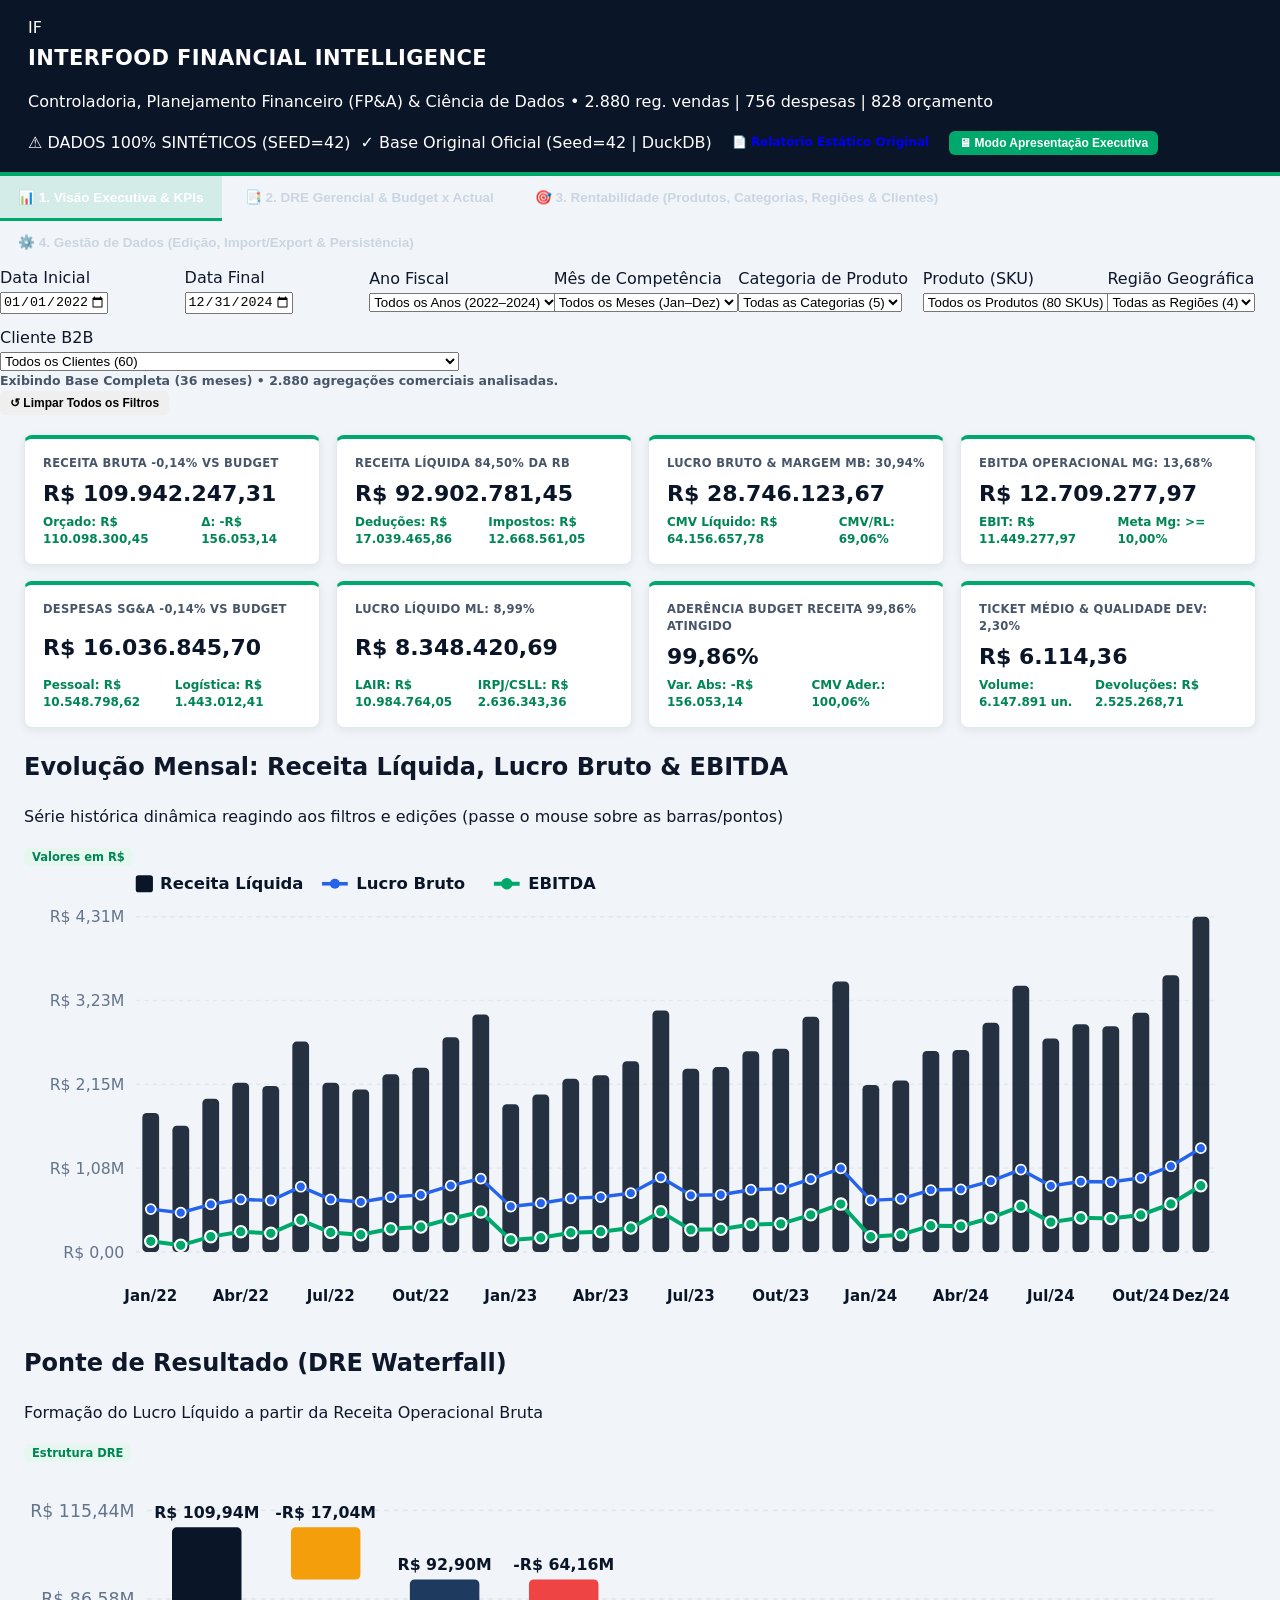
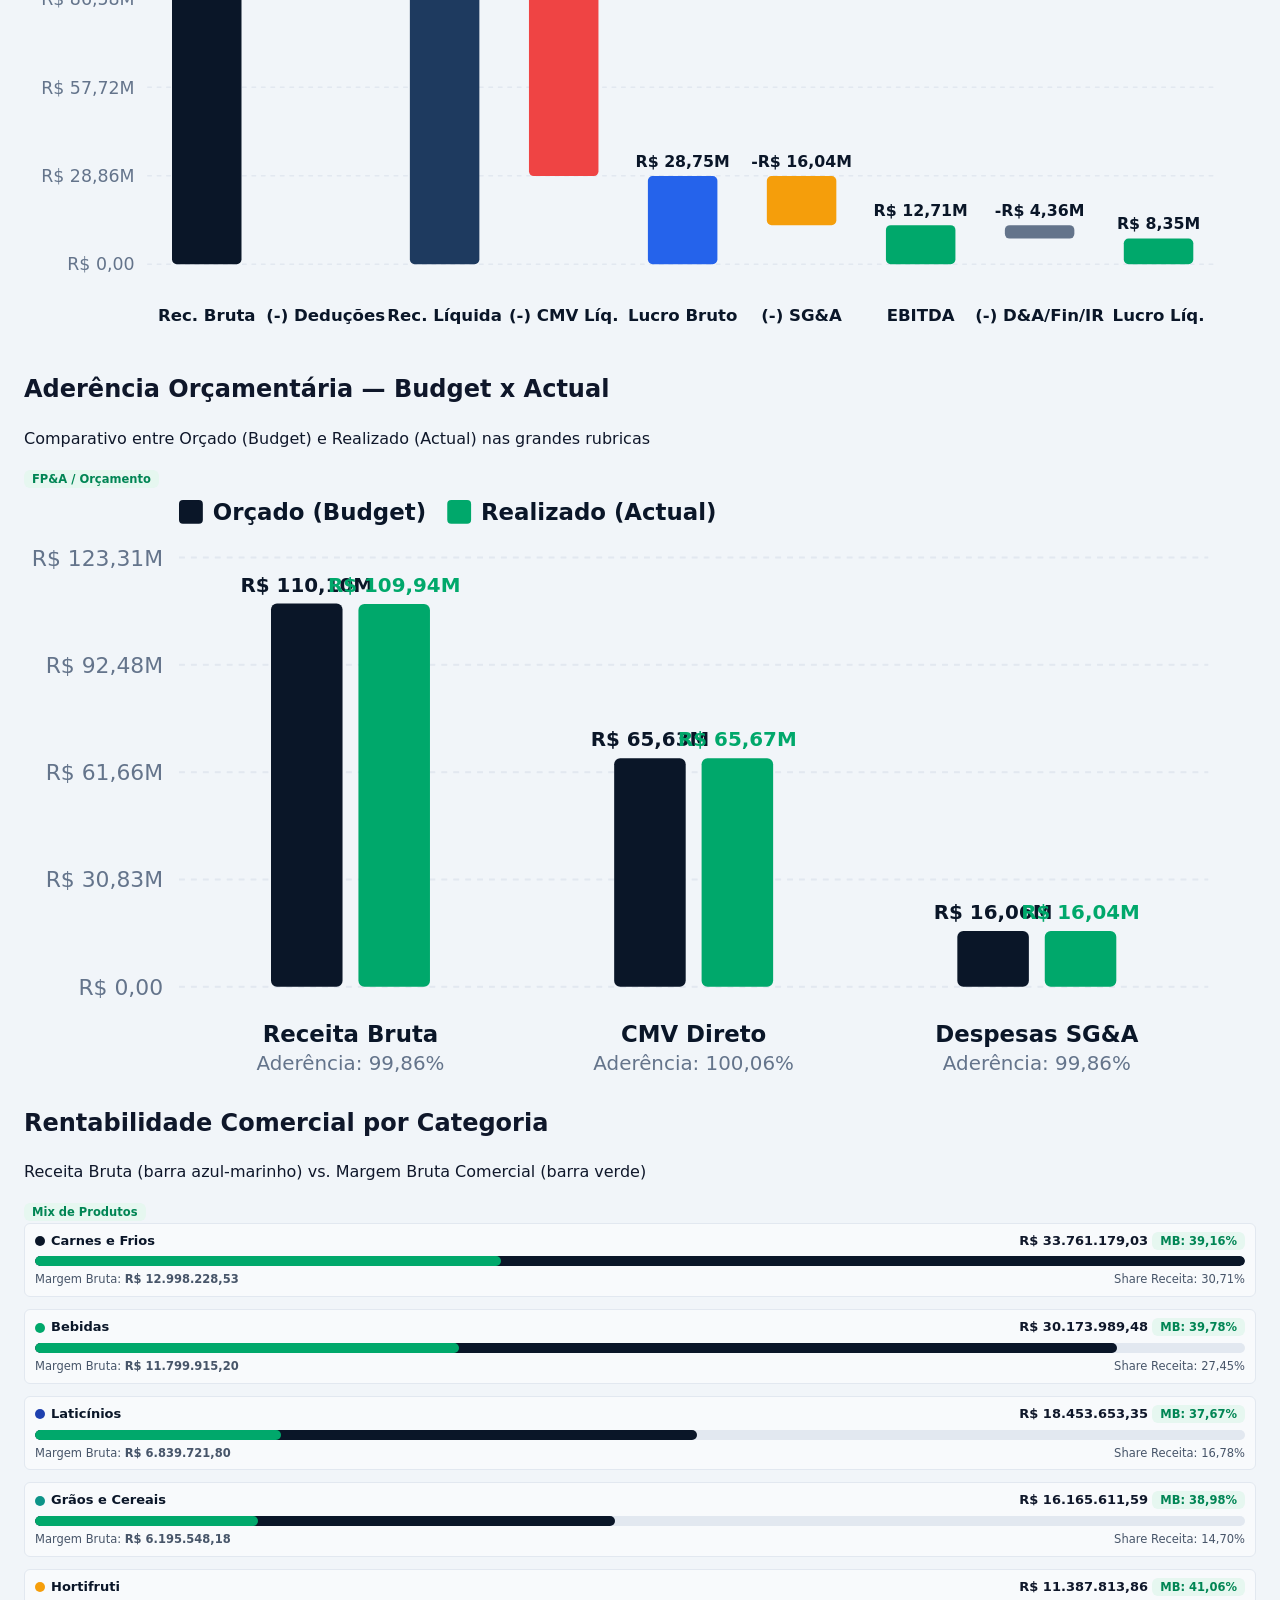
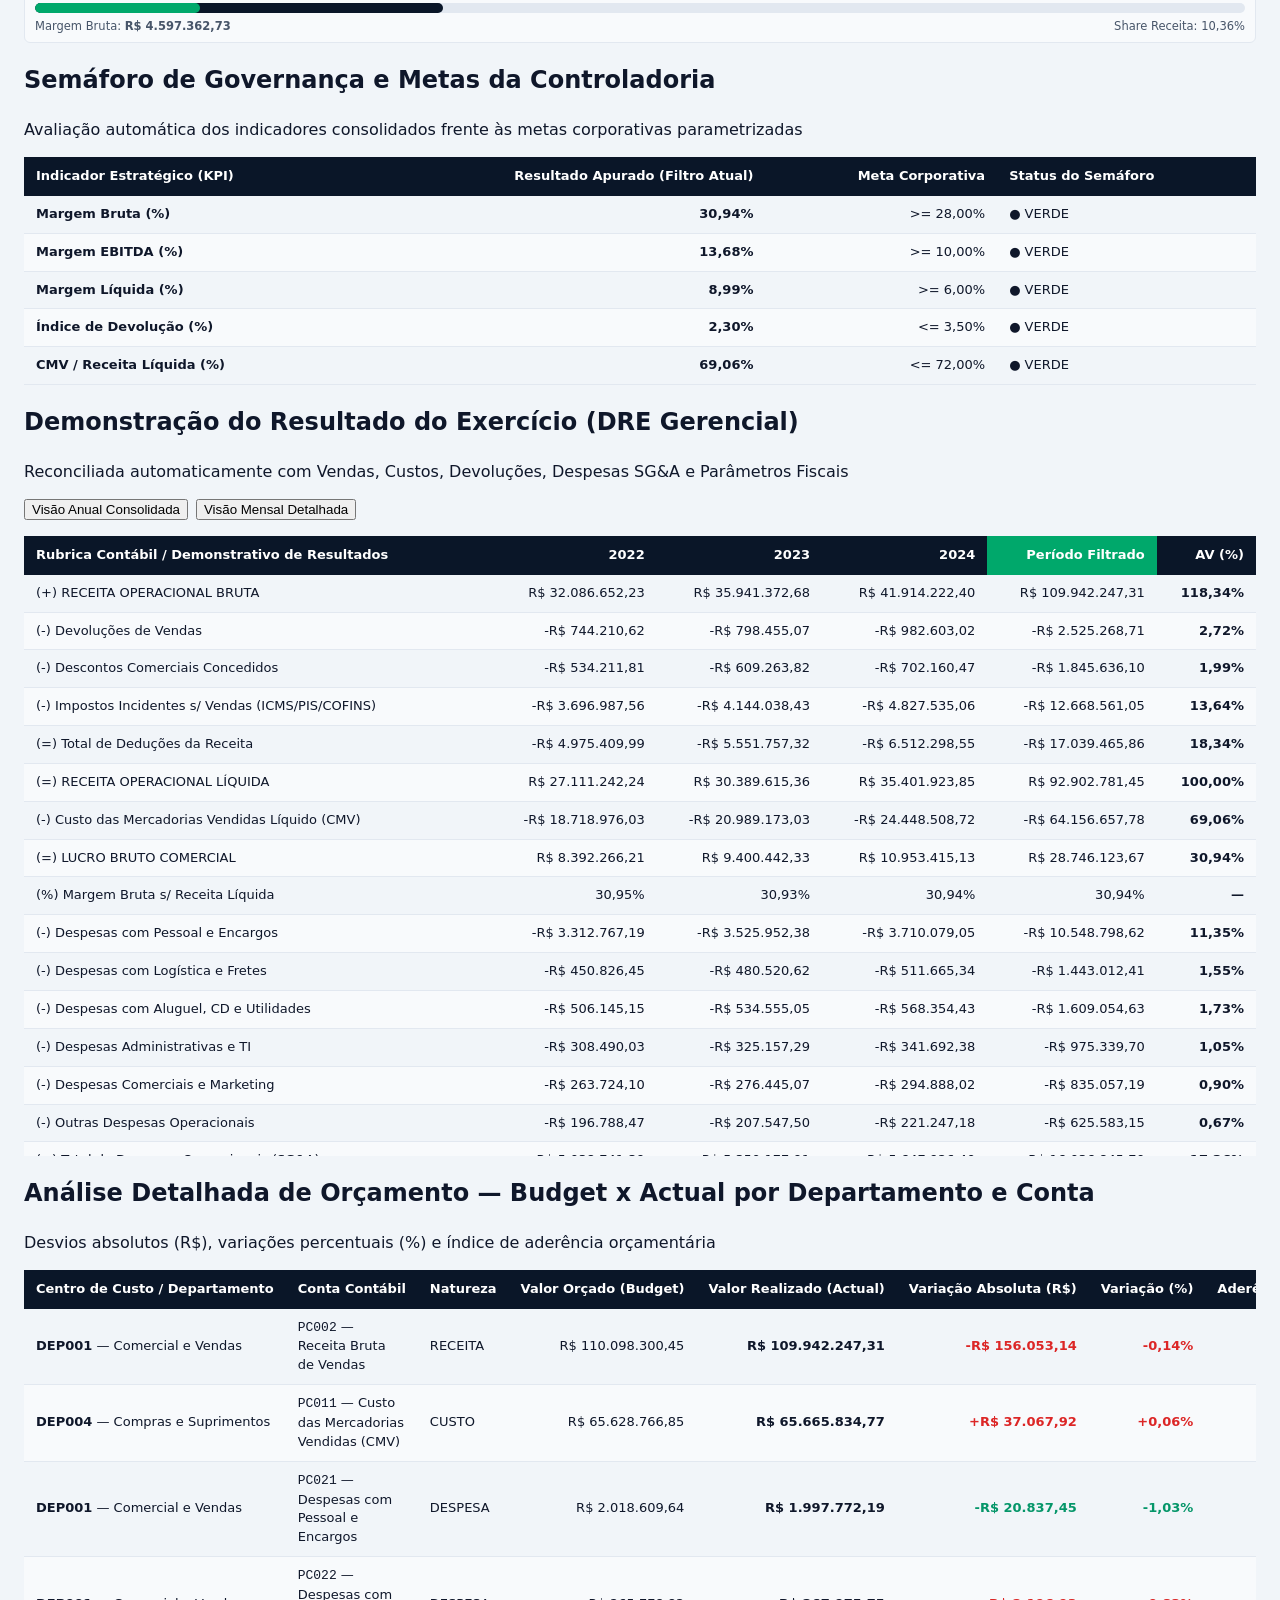
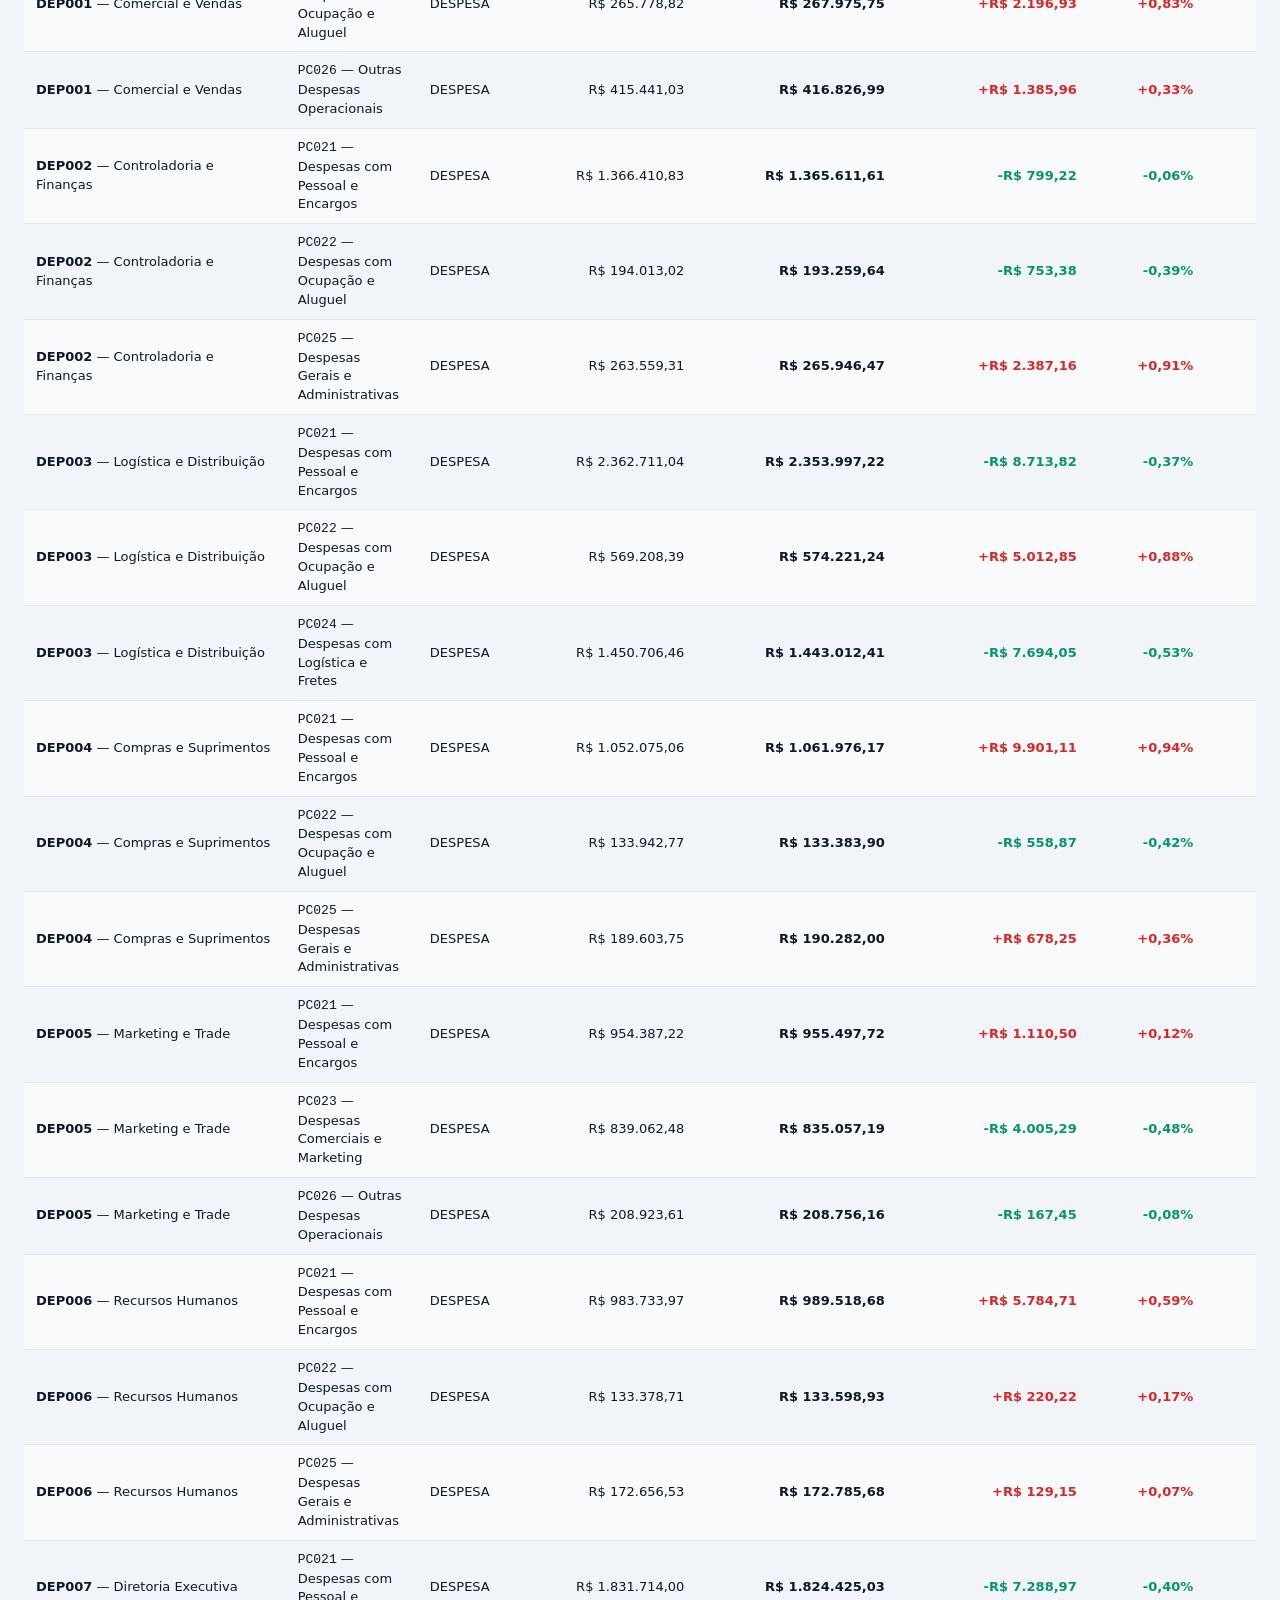
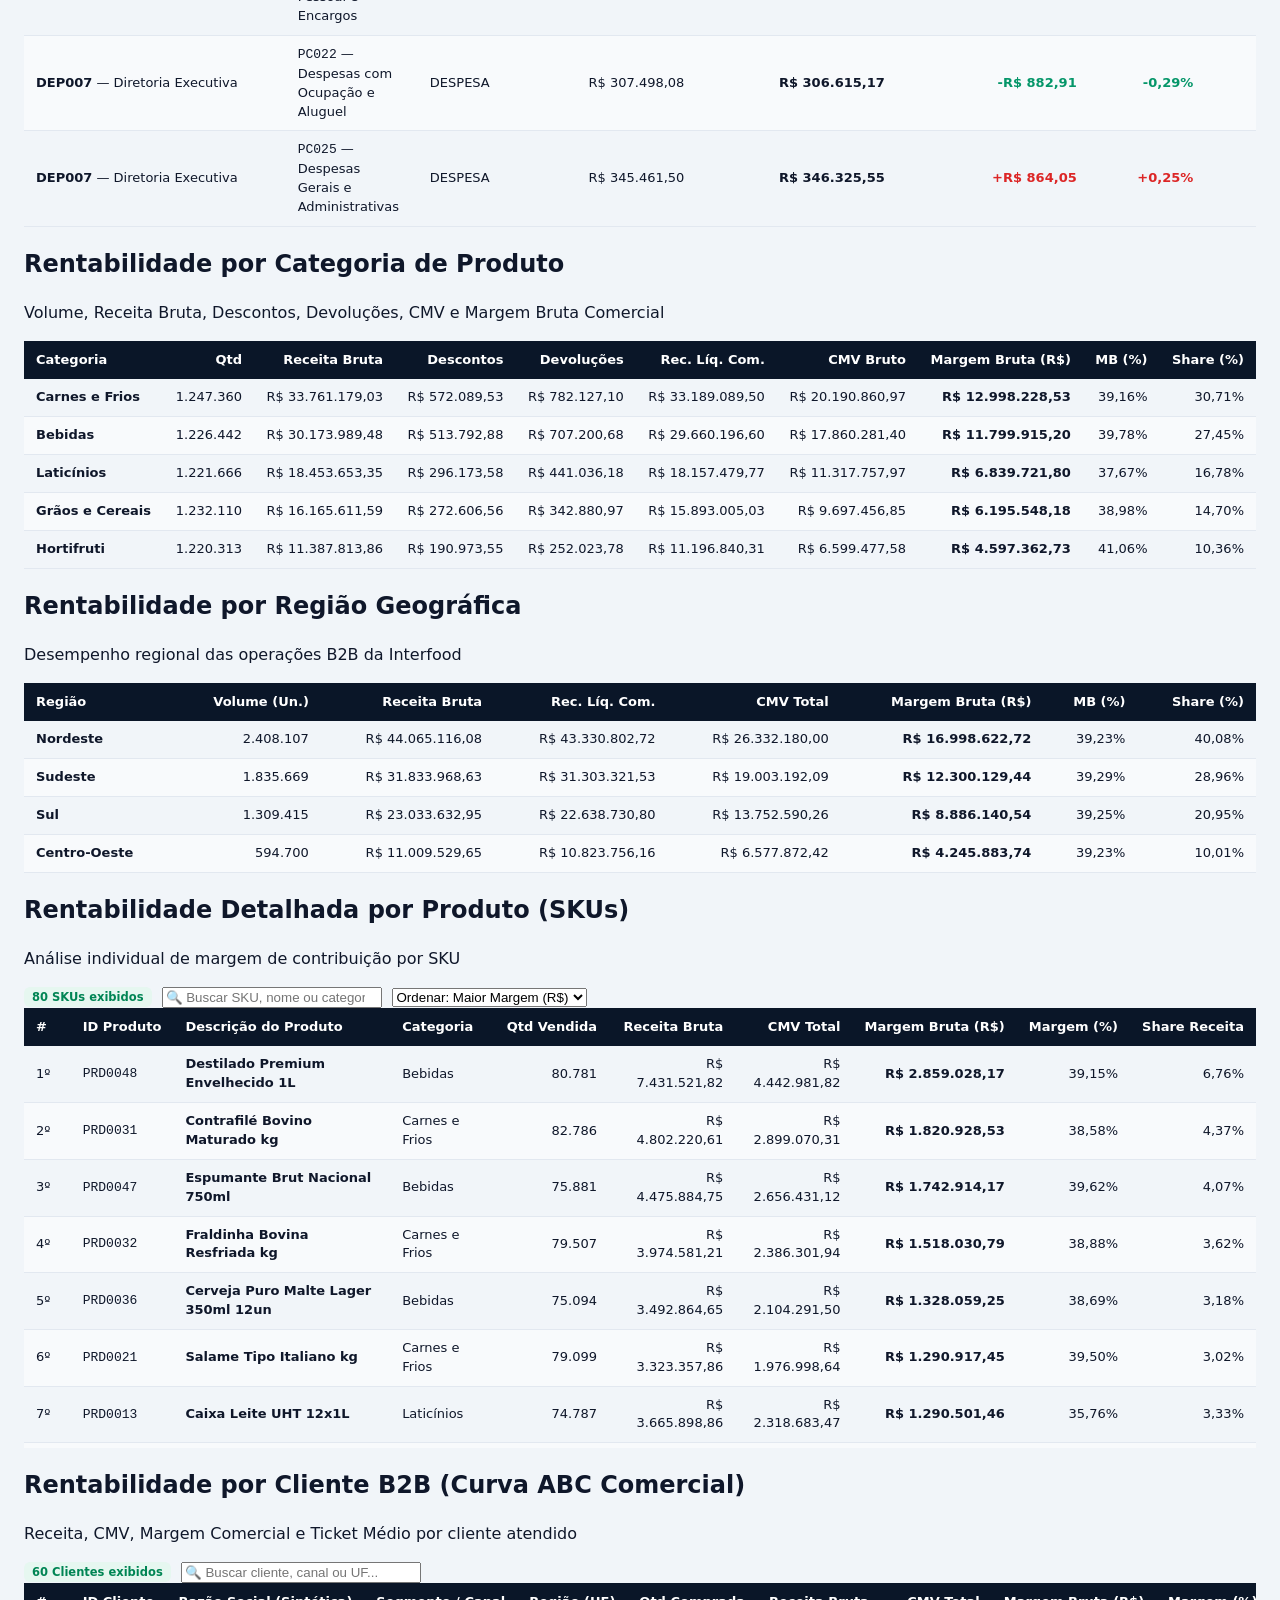
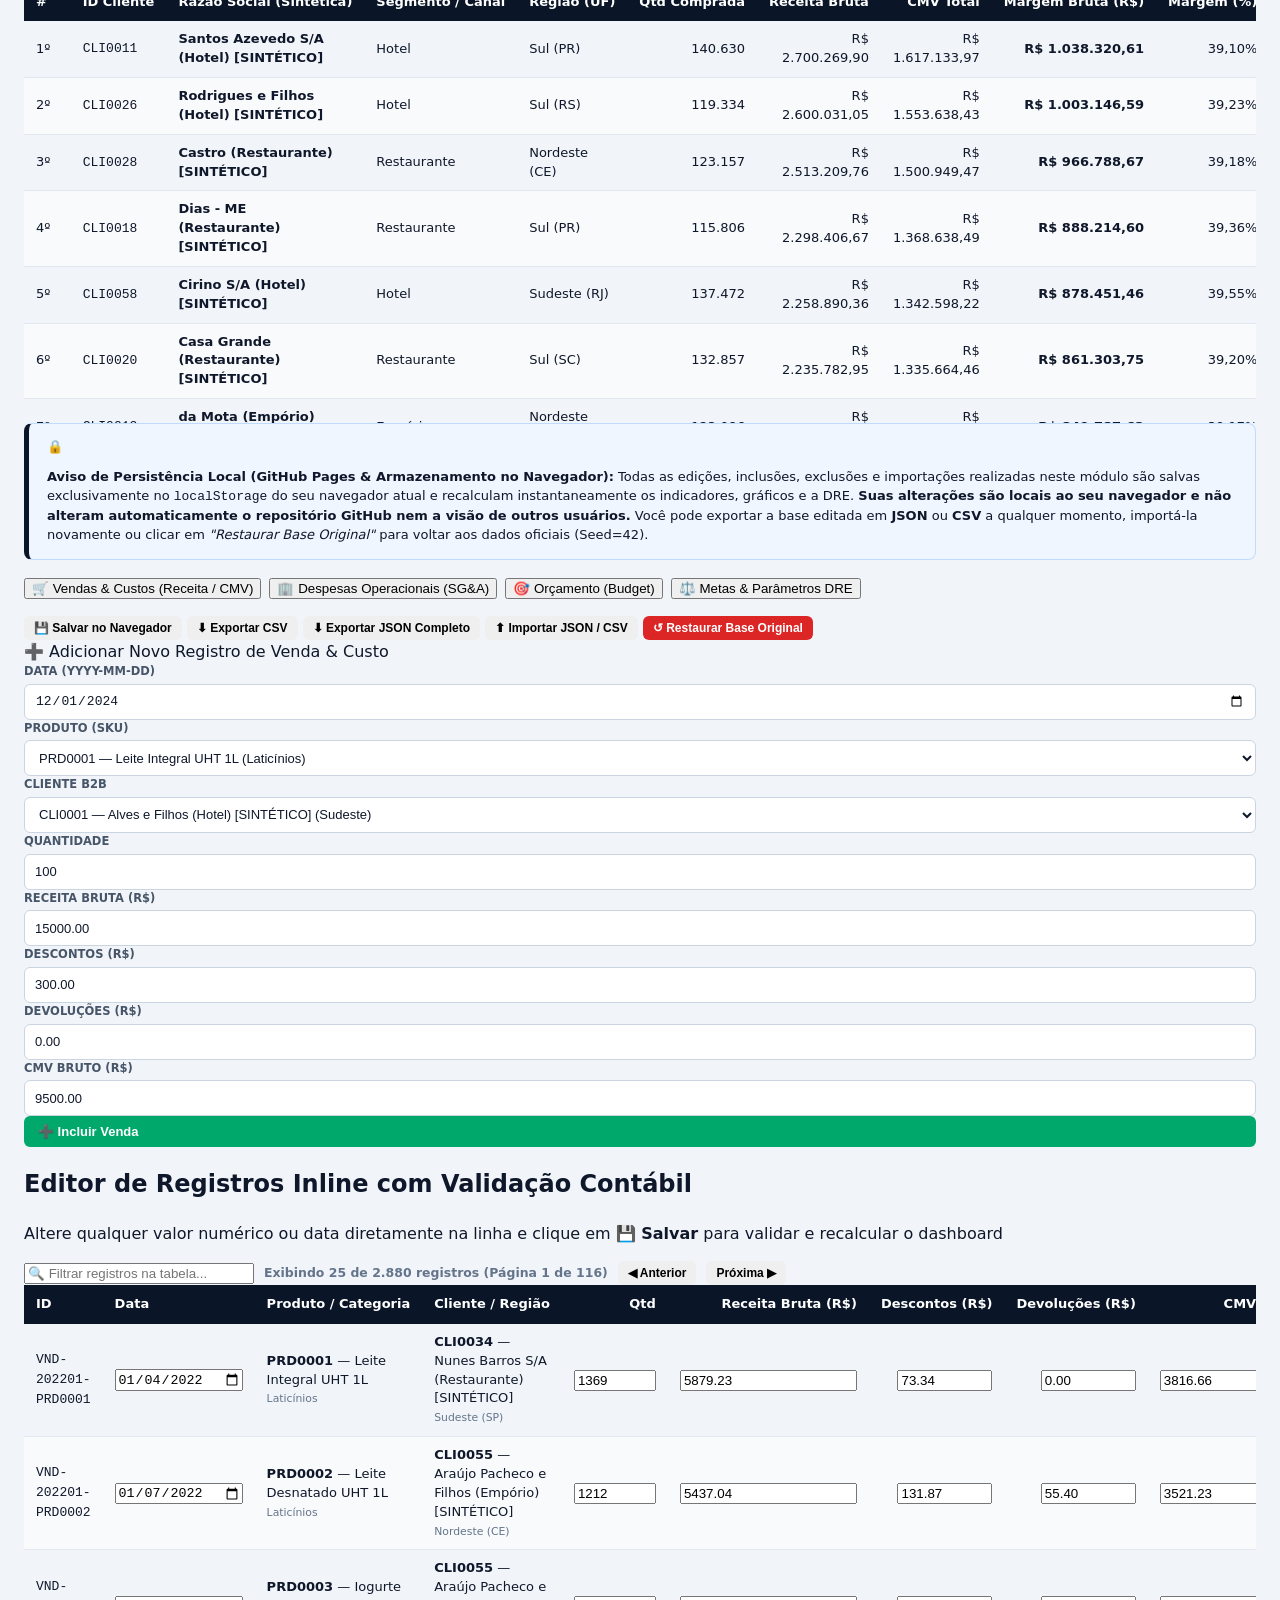
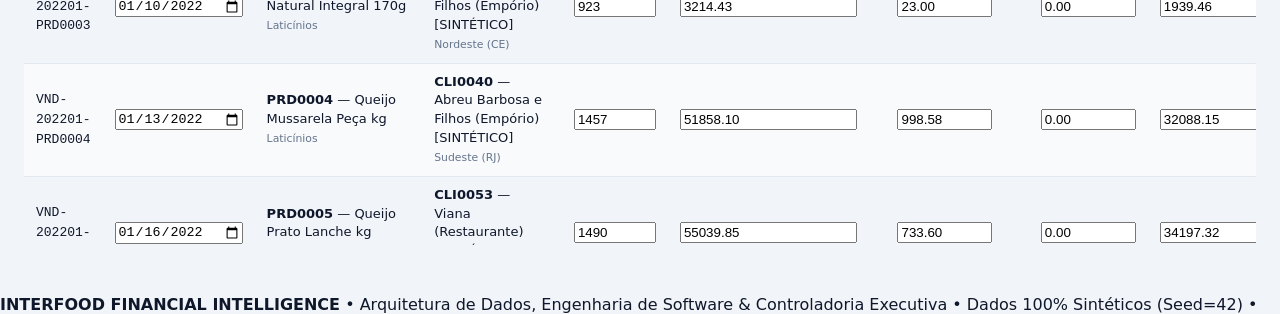
<file: docs/index.html>
<!DOCTYPE html>
<html lang="pt-BR">
<head>
    <meta charset="UTF-8" />
    <meta name="viewport" content="width=device-width, initial-scale=1.0" />
    <title>INTERFOOD FINANCIAL INTELLIGENCE — Dashboard Interativo de Controladoria & FP&A</title>
    <meta name="description" content="Dashboard Executivo Interativo de Controladoria, DRE Gerencial, Orçamento (Budget x Actual), Rentabilidade e Simulação Financeira — Interfood Distribuidora de Alimentos." />
    <link rel="stylesheet" href="assets/css/dashboard.css?v=2.0.0" />
</head>
<body>

    <!-- ================================================================== -->
    <!-- 1. TOPBAR EXECUTIVA                                                -->
    <!-- ================================================================== -->
    <header class="if-topbar">
        <div class="if-topbar-inner">
            <div class="if-brand">
                <div class="if-brand-logo" aria-hidden="true">IF</div>
                <div>
                    <h1 class="if-brand-title">INTERFOOD FINANCIAL INTELLIGENCE</h1>
                    <p class="if-brand-subtitle">
                        Controladoria, Planejamento Financeiro (FP&amp;A) &amp; Ciência de Dados •
                        <span id="headerDatasetCounts">Carregando base DuckDB...</span>
                    </p>
                </div>
            </div>

            <div class="if-topbar-actions">
                <span class="if-badge-synthetic" title="Todos os dados pertencem a uma distribuidora fictícia (Seed=42) para fins técnicos e demonstrativos.">
                    ⚠ DADOS 100% SINTÉTICOS (SEED=42)
                </span>
                <span id="storageStatusBadge" class="if-badge-storage">
                    ✓ Base Original Oficial
                </span>
                <a href="relatorio_estatico_original.html" class="if-btn if-btn-outline-light if-btn-sm" title="Abrir o relatório estático original preservado">
                    📄 Relatório Estático Original
                </a>
                <button type="button" id="btnPresentationMode" class="if-btn if-btn-green if-btn-sm">
                    🖥 Modo Apresentação Executiva
                </button>
            </div>
        </div>
    </header>

    <!-- ================================================================== -->
    <!-- 2. BARRA DE NAVEGAÇÃO ENTRE MÓDULOS                                -->
    <!-- ================================================================== -->
    <nav class="if-nav-bar" aria-label="Módulos do Dashboard">
        <div class="if-nav-inner">
            <button type="button" class="if-nav-tab active" data-module-tab="executivo">
                📊 1. Visão Executiva &amp; KPIs
            </button>
            <button type="button" class="if-nav-tab" data-module-tab="dre">
                📑 2. DRE Gerencial &amp; Budget x Actual
            </button>
            <button type="button" class="if-nav-tab" data-module-tab="rentabilidade">
                🎯 3. Rentabilidade (Produtos, Categorias, Regiões &amp; Clientes)
            </button>
            <button type="button" class="if-nav-tab" data-module-tab="gestao">
                ⚙️ 4. Gestão de Dados (Edição, Import/Export &amp; Persistência)
            </button>
        </div>
    </nav>

    <!-- ================================================================== -->
    <!-- 3. PAINEL GLOBAL DE FILTROS DINÂMICOS SIMULTÂNEOS                  -->
    <!-- ================================================================== -->
    <section class="if-filter-panel" aria-label="Filtros Dinâmicos do Dashboard">
        <div class="if-filter-inner">
            <div class="if-filter-grid">
                <div class="if-filter-group">
                    <label for="filterDataInicio">Data Inicial</label>
                    <input type="date" id="filterDataInicio" class="if-filter-control" value="2022-01-01" min="2022-01-01" max="2024-12-31" />
                </div>

                <div class="if-filter-group">
                    <label for="filterDataFim">Data Final</label>
                    <input type="date" id="filterDataFim" class="if-filter-control" value="2024-12-31" min="2022-01-01" max="2024-12-31" />
                </div>

                <div class="if-filter-group">
                    <label for="filterAno">Ano Fiscal</label>
                    <select id="filterAno" class="if-filter-control">
                        <option value="TODOS">Todos os Anos (2022–2024)</option>
                    </select>
                </div>

                <div class="if-filter-group">
                    <label for="filterMes">Mês de Competência</label>
                    <select id="filterMes" class="if-filter-control">
                        <option value="TODOS">Todos os Meses (Jan–Dez)</option>
                    </select>
                </div>

                <div class="if-filter-group">
                    <label for="filterCategoria">Categoria de Produto</label>
                    <select id="filterCategoria" class="if-filter-control">
                        <option value="TODAS">Todas as Categorias</option>
                    </select>
                </div>

                <div class="if-filter-group">
                    <label for="filterProduto">Produto (SKU)</label>
                    <select id="filterProduto" class="if-filter-control">
                        <option value="TODOS">Todos os Produtos</option>
                    </select>
                </div>

                <div class="if-filter-group">
                    <label for="filterRegiao">Região Geográfica</label>
                    <select id="filterRegiao" class="if-filter-control">
                        <option value="TODAS">Todas as Regiões</option>
                    </select>
                </div>

                <div class="if-filter-group">
                    <label for="filterCliente">Cliente B2B</label>
                    <select id="filterCliente" class="if-filter-control">
                        <option value="TODOS">Todos os Clientes</option>
                    </select>
                </div>
            </div>

            <div class="if-filter-status-bar">
                <div class="if-filter-summary" id="filterSummaryText">
                    Inicializando motor de cálculo financeiro...
                </div>
                <button type="button" id="btnResetFilters" class="if-btn if-btn-secondary if-btn-sm">
                    ↺ Limpar Todos os Filtros
                </button>
            </div>
        </div>
    </section>

    <!-- ================================================================== -->
    <!-- 4. CONTEÚDO PRINCIPAL DOS MÓDULOS                                  -->
    <!-- ================================================================== -->
    <main class="if-main">

        <!-- ============================================================== -->
        <!-- MÓDULO 1: VISÃO EXECUTIVA & KPIs                               -->
        <!-- ============================================================== -->
        <section id="mod-executivo" class="if-module-panel active">
            <!-- 8 Cards de Indicadores Financeiros -->
            <div class="if-kpi-grid" id="kpiCardsGrid"></div>

            <!-- Linha 1 de Gráficos Interativos -->
            <div class="if-charts-grid">
                <article class="if-card">
                    <div class="if-card-header">
                        <div>
                            <h2 class="if-card-title">Evolução Mensal: Receita Líquida, Lucro Bruto &amp; EBITDA</h2>
                            <p class="if-card-subtitle">Série histórica dinâmica reagindo aos filtros e edições (passe o mouse sobre as barras/pontos)</p>
                        </div>
                        <span class="if-badge-green">Valores em R$</span>
                    </div>
                    <div class="if-card-body">
                        <div class="if-chart-container" id="chartEvolution"></div>
                    </div>
                </article>

                <article class="if-card">
                    <div class="if-card-header">
                        <div>
                            <h2 class="if-card-title">Ponte de Resultado (DRE Waterfall)</h2>
                            <p class="if-card-subtitle">Formação do Lucro Líquido a partir da Receita Operacional Bruta</p>
                        </div>
                        <span class="if-badge-green">Estrutura DRE</span>
                    </div>
                    <div class="if-card-body">
                        <div class="if-chart-container" id="chartWaterfall"></div>
                    </div>
                </article>
            </div>

            <!-- Linha 2 de Gráficos Interativos -->
            <div class="if-charts-grid">
                <article class="if-card">
                    <div class="if-card-header">
                        <div>
                            <h2 class="if-card-title">Aderência Orçamentária — Budget x Actual</h2>
                            <p class="if-card-subtitle">Comparativo entre Orçado (Budget) e Realizado (Actual) nas grandes rubricas</p>
                        </div>
                        <span class="if-badge-green">FP&amp;A / Orçamento</span>
                    </div>
                    <div class="if-card-body">
                        <div class="if-chart-container" id="chartBudget"></div>
                    </div>
                </article>

                <article class="if-card">
                    <div class="if-card-header">
                        <div>
                            <h2 class="if-card-title">Rentabilidade Comercial por Categoria</h2>
                            <p class="if-card-subtitle">Receita Bruta (barra azul-marinho) vs. Margem Bruta Comercial (barra verde)</p>
                        </div>
                        <span class="if-badge-green">Mix de Produtos</span>
                    </div>
                    <div class="if-card-body">
                        <div class="if-chart-container" id="chartCategory"></div>
                    </div>
                </article>
            </div>

            <!-- Semáforo de Governança da Controladoria -->
            <article class="if-card">
                <div class="if-card-header">
                    <div>
                        <h2 class="if-card-title">Semáforo de Governança e Metas da Controladoria</h2>
                        <p class="if-card-subtitle">Avaliação automática dos indicadores consolidados frente às metas corporativas parametrizadas</p>
                    </div>
                </div>
                <div class="if-card-body" style="padding:0;">
                    <div class="if-table-wrap" style="border:none;border-radius:0;">
                        <table class="if-table">
                            <thead>
                                <tr>
                                    <th>Indicador Estratégico (KPI)</th>
                                    <th class="num">Resultado Apurado (Filtro Atual)</th>
                                    <th class="num">Meta Corporativa</th>
                                    <th>Status do Semáforo</th>
                                </tr>
                            </thead>
                            <tbody id="tbodySemaforo"></tbody>
                        </table>
                    </div>
                </div>
            </article>
        </section>

        <!-- ============================================================== -->
        <!-- MÓDULO 2: DRE GERENCIAL COMPLETA & BUDGET X ACTUAL             -->
        <!-- ============================================================== -->
        <section id="mod-dre" class="if-module-panel">
            <article class="if-card" style="margin-bottom:20px;">
                <div class="if-card-header">
                    <div>
                        <h2 class="if-card-title">Demonstração do Resultado do Exercício (DRE Gerencial)</h2>
                        <p class="if-card-subtitle">Reconciliada automaticamente com Vendas, Custos, Devoluções, Despesas SG&amp;A e Parâmetros Fiscais</p>
                    </div>
                    <div class="if-subtabs">
                        <button type="button" class="if-subtab-btn active" data-dre-mode="anual">Visão Anual Consolidada</button>
                        <button type="button" class="if-subtab-btn" data-dre-mode="mensal">Visão Mensal Detalhada</button>
                    </div>
                </div>
                <div class="if-card-body" style="padding:0;">
                    <div class="if-table-wrap" style="border:none;border-radius:0;max-height:620px;">
                        <table class="if-table">
                            <thead id="theadDRE"></thead>
                            <tbody id="tbodyDRE"></tbody>
                        </table>
                    </div>
                </div>
            </article>

            <article class="if-card">
                <div class="if-card-header">
                    <div>
                        <h2 class="if-card-title">Análise Detalhada de Orçamento — Budget x Actual por Departamento e Conta</h2>
                        <p class="if-card-subtitle">Desvios absolutos (R$), variações percentuais (%) e índice de aderência orçamentária</p>
                    </div>
                </div>
                <div class="if-card-body" style="padding:0;">
                    <div class="if-table-wrap" style="border:none;border-radius:0;">
                        <table class="if-table">
                            <thead>
                                <tr>
                                    <th>Centro de Custo / Departamento</th>
                                    <th>Conta Contábil</th>
                                    <th>Natureza</th>
                                    <th class="num">Valor Orçado (Budget)</th>
                                    <th class="num">Valor Realizado (Actual)</th>
                                    <th class="num">Variação Absoluta (R$)</th>
                                    <th class="num">Variação (%)</th>
                                    <th class="num">Aderência (%)</th>
                                    <th>Avaliação</th>
                                </tr>
                            </thead>
                            <tbody id="tbodyBudgetDetail"></tbody>
                        </table>
                    </div>
                </div>
            </article>
        </section>

        <!-- ============================================================== -->
        <!-- MÓDULO 3: RENTABILIDADE COMERCIAL MULTIDIMENSIONAL             -->
        <!-- ============================================================== -->
        <section id="mod-rentabilidade" class="if-module-panel">
            <!-- Categorias e Regiões lado a lado -->
            <div class="if-charts-grid" style="margin-bottom:20px;">
                <article class="if-card">
                    <div class="if-card-header">
                        <div>
                            <h2 class="if-card-title">Rentabilidade por Categoria de Produto</h2>
                            <p class="if-card-subtitle">Volume, Receita Bruta, Descontos, Devoluções, CMV e Margem Bruta Comercial</p>
                        </div>
                    </div>
                    <div class="if-card-body" style="padding:0;">
                        <div class="if-table-wrap" style="border:none;border-radius:0;">
                            <table class="if-table">
                                <thead>
                                    <tr>
                                        <th>Categoria</th>
                                        <th class="num">Qtd</th>
                                        <th class="num">Receita Bruta</th>
                                        <th class="num">Descontos</th>
                                        <th class="num">Devoluções</th>
                                        <th class="num">Rec. Líq. Com.</th>
                                        <th class="num">CMV Bruto</th>
                                        <th class="num">Margem Bruta (R$)</th>
                                        <th class="num">MB (%)</th>
                                        <th class="num">Share (%)</th>
                                    </tr>
                                </thead>
                                <tbody id="tbodyRentCategorias"></tbody>
                            </table>
                        </div>
                    </div>
                </article>

                <article class="if-card">
                    <div class="if-card-header">
                        <div>
                            <h2 class="if-card-title">Rentabilidade por Região Geográfica</h2>
                            <p class="if-card-subtitle">Desempenho regional das operações B2B da Interfood</p>
                        </div>
                    </div>
                    <div class="if-card-body" style="padding:0;">
                        <div class="if-table-wrap" style="border:none;border-radius:0;">
                            <table class="if-table">
                                <thead>
                                    <tr>
                                        <th>Região</th>
                                        <th class="num">Volume (Un.)</th>
                                        <th class="num">Receita Bruta</th>
                                        <th class="num">Rec. Líq. Com.</th>
                                        <th class="num">CMV Total</th>
                                        <th class="num">Margem Bruta (R$)</th>
                                        <th class="num">MB (%)</th>
                                        <th class="num">Share (%)</th>
                                    </tr>
                                </thead>
                                <tbody id="tbodyRentRegioes"></tbody>
                            </table>
                        </div>
                    </div>
                </article>
            </div>

            <!-- Rentabilidade por Produto (80 SKUs) -->
            <article class="if-card" style="margin-bottom:20px;">
                <div class="if-card-header">
                    <div>
                        <h2 class="if-card-title">Rentabilidade Detalhada por Produto (SKUs)</h2>
                        <p class="if-card-subtitle">Análise individual de margem de contribuição por SKU</p>
                    </div>
                    <div style="display:flex;gap:10px;align-items:center;flex-wrap:wrap;">
                        <span class="if-badge-green" id="prodCountBadge">80 SKUs</span>
                        <input type="search" id="inputProdSearch" class="if-filter-control" style="width:220px;" placeholder="🔍 Buscar SKU, nome ou categoria..." />
                        <select id="selectProdSort" class="if-filter-control" style="width:195px;">
                            <option value="margem_bruta_valor">Ordenar: Maior Margem (R$)</option>
                            <option value="receita_bruta">Ordenar: Maior Receita Bruta</option>
                            <option value="margem_bruta_perc">Ordenar: Maior Margem (%)</option>
                            <option value="quantidade_vendida">Ordenar: Maior Volume (Qtd)</option>
                        </select>
                    </div>
                </div>
                <div class="if-card-body" style="padding:0;">
                    <div class="if-table-wrap" style="border:none;border-radius:0;max-height:440px;">
                        <table class="if-table">
                            <thead>
                                <tr>
                                    <th>#</th>
                                    <th>ID Produto</th>
                                    <th>Descrição do Produto</th>
                                    <th>Categoria</th>
                                    <th class="num">Qtd Vendida</th>
                                    <th class="num">Receita Bruta</th>
                                    <th class="num">CMV Total</th>
                                    <th class="num">Margem Bruta (R$)</th>
                                    <th class="num">Margem (%)</th>
                                    <th class="num">Share Receita</th>
                                </tr>
                            </thead>
                            <tbody id="tbodyRentProdutos"></tbody>
                        </table>
                    </div>
                </div>
            </article>

            <!-- Rentabilidade por Cliente (60 Clientes B2B) -->
            <article class="if-card">
                <div class="if-card-header">
                    <div>
                        <h2 class="if-card-title">Rentabilidade por Cliente B2B (Curva ABC Comercial)</h2>
                        <p class="if-card-subtitle">Receita, CMV, Margem Comercial e Ticket Médio por cliente atendido</p>
                    </div>
                    <div style="display:flex;gap:10px;align-items:center;flex-wrap:wrap;">
                        <span class="if-badge-green" id="cliCountBadge">60 Clientes</span>
                        <input type="search" id="inputCliSearch" class="if-filter-control" style="width:240px;" placeholder="🔍 Buscar cliente, canal ou UF..." />
                    </div>
                </div>
                <div class="if-card-body" style="padding:0;">
                    <div class="if-table-wrap" style="border:none;border-radius:0;max-height:440px;">
                        <table class="if-table">
                            <thead>
                                <tr>
                                    <th>#</th>
                                    <th>ID Cliente</th>
                                    <th>Razão Social (Sintética)</th>
                                    <th>Segmento / Canal</th>
                                    <th>Região (UF)</th>
                                    <th class="num">Qtd Comprada</th>
                                    <th class="num">Receita Bruta</th>
                                    <th class="num">CMV Total</th>
                                    <th class="num">Margem Bruta (R$)</th>
                                    <th class="num">Margem (%)</th>
                                    <th class="num">Ticket Médio</th>
                                </tr>
                            </thead>
                            <tbody id="tbodyRentClientes"></tbody>
                        </table>
                    </div>
                </div>
            </article>
        </section>

        <!-- ============================================================== -->
        <!-- MÓDULO 4: GESTÃO DE DADOS (CRUD, LOCALSTORAGE, IMPORT/EXPORT)  -->
        <!-- ============================================================== -->
        <section id="mod-gestao" class="if-module-panel">
            <!-- Aviso claro sobre Persistência Local no Navegador (GitHub Pages) -->
            <div class="if-local-notice" role="note">
                <div class="if-local-notice-icon">🔒</div>
                <div>
                    <strong>Aviso de Persistência Local (GitHub Pages &amp; Armazenamento no Navegador):</strong>
                    Todas as edições, inclusões, exclusões e importações realizadas neste módulo são salvas exclusivamente no
                    <code>localStorage</code> do seu navegador atual e recalculam instantaneamente os indicadores, gráficos e a DRE.
                    <strong>Suas alterações são locais ao seu navegador e não alteram automaticamente o repositório GitHub nem a visão de outros usuários.</strong>
                    Você pode exportar a base editada em <strong>JSON</strong> ou <strong>CSV</strong> a qualquer momento, importá-la novamente ou clicar em
                    <em>"Restaurar Base Original"</em> para voltar aos dados oficiais (Seed=42).
                </div>
            </div>

            <!-- Barra de Ferramentas de Persistência e Importação/Exportação -->
            <div class="if-toolbar">
                <div class="if-subtabs">
                    <button type="button" class="if-subtab-btn active" data-gestao-tab="vendas">
                        🛒 Vendas &amp; Custos (Receita / CMV)
                    </button>
                    <button type="button" class="if-subtab-btn" data-gestao-tab="despesas">
                        🏢 Despesas Operacionais (SG&amp;A)
                    </button>
                    <button type="button" class="if-subtab-btn" data-gestao-tab="orcamento">
                        🎯 Orçamento (Budget)
                    </button>
                    <button type="button" class="if-subtab-btn" data-gestao-tab="parametros">
                        ⚖️ Metas &amp; Parâmetros DRE
                    </button>
                </div>

                <div class="if-toolbar-group">
                    <button type="button" id="btnSaveStorage" class="if-btn if-btn-primary if-btn-sm" title="Gravar estado atual no localStorage do navegador">
                        💾 Salvar no Navegador
                    </button>
                    <button type="button" id="btnExportCSV" class="if-btn if-btn-secondary if-btn-sm" title="Exportar a tabela ativa para arquivo CSV">
                        ⬇ Exportar CSV
                    </button>
                    <button type="button" id="btnExportJSON" class="if-btn if-btn-secondary if-btn-sm" title="Exportar toda a base de dados editada para arquivo JSON">
                        ⬇ Exportar JSON Completo
                    </button>
                    <button type="button" id="btnTriggerImport" class="if-btn if-btn-secondary if-btn-sm" title="Importar arquivo JSON completo ou CSV para a tabela ativa com validação prévia">
                        ⬆ Importar JSON / CSV
                    </button>
                    <input type="file" id="inputFileImport" accept=".json,.csv" style="display:none;" />
                    <button type="button" id="btnRestoreOriginal" class="if-btn if-btn-danger if-btn-sm" title="Descartar alterações locais e restaurar a base original (Seed=42)">
                        ↺ Restaurar Base Original
                    </button>
                </div>
            </div>

            <!-- Formulário Dinâmico para Adicionar Novo Registro -->
            <div class="if-form-box" id="gestaoAddFormContainer"></div>

            <!-- Tabela Editável Inline -->
            <article class="if-card">
                <div class="if-card-header">
                    <div>
                        <h2 class="if-card-title">Editor de Registros Inline com Validação Contábil</h2>
                        <p class="if-card-subtitle">Altere qualquer valor numérico ou data diretamente na linha e clique em <strong>💾 Salvar</strong> para validar e recalcular o dashboard</p>
                    </div>
                    <div id="gestaoPaginationBar" style="display:flex;gap:10px;align-items:center;flex-wrap:wrap;">
                        <input type="search" id="inputGestaoSearch" class="if-filter-control" style="width:230px;" placeholder="🔍 Filtrar registros na tabela..." />
                        <span id="gestaoPageInfo" style="font-size:0.78rem;color:#64748B;font-weight:600;"></span>
                        <button type="button" id="btnGestaoPrevPage" class="if-btn if-btn-secondary if-btn-sm">◀ Anterior</button>
                        <button type="button" id="btnGestaoNextPage" class="if-btn if-btn-secondary if-btn-sm">Próxima ▶</button>
                    </div>
                </div>
                <div class="if-card-body" style="padding:0;">
                    <div class="if-table-wrap" style="border:none;border-radius:0;max-height:560px;">
                        <table class="if-table">
                            <thead id="theadGestao"></thead>
                            <tbody id="tbodyGestao"></tbody>
                        </table>
                    </div>
                </div>
            </article>
        </section>

    </main>

    <!-- ================================================================== -->
    <!-- 5. MODO DE APRESENTAÇÃO EXECUTIVA (BOARDROOM OVERLAY)              -->
    <!-- ================================================================== -->
    <aside id="presentationOverlay" class="if-presentation-overlay" aria-label="Modo de Apresentação Executiva">
        <header class="if-pres-header">
            <div style="display:flex;align-items:center;gap:14px;">
                <div class="if-brand-logo">IF</div>
                <div>
                    <strong style="font-size:1.05rem;letter-spacing:0.3px;">INTERFOOD FINANCIAL INTELLIGENCE — BOARDROOM PRESENTATION</strong>
                    <div style="font-size:0.76rem;color:#94A3B8;">
                        Modo Executivo de Apresentação • <span id="presSlideCounter">Slide 1 de 5</span>
                    </div>
                </div>
            </div>

            <div class="if-pres-nav">
                <span class="if-badge-synthetic">DADOS SINTÉTICOS — FINS DEMONSTRATIVOS</span>
                <button type="button" class="if-pres-slide-dot active" data-pres-slide="1">1. Sumário</button>
                <button type="button" class="if-pres-slide-dot" data-pres-slide="2">2. Evolução</button>
                <button type="button" class="if-pres-slide-dot" data-pres-slide="3">3. DRE Waterfall</button>
                <button type="button" class="if-pres-slide-dot" data-pres-slide="4">4. Budget x Actual</button>
                <button type="button" class="if-pres-slide-dot" data-pres-slide="5">5. Categorias</button>
                <button type="button" id="btnPresPrev" class="if-btn if-btn-outline-light if-btn-sm">◀ Anterior</button>
                <button type="button" id="btnPresNext" class="if-btn if-btn-green if-btn-sm">Próximo ▶</button>
                <button type="button" id="btnPresFullscreen" class="if-btn if-btn-outline-light if-btn-sm">⛶ Tela Cheia</button>
                <button type="button" id="btnPresClose" class="if-btn if-btn-danger if-btn-sm">✕ Sair (ESC)</button>
            </div>
        </header>

        <div class="if-pres-body" id="presentationSlideBody"></div>

        <footer class="if-pres-footer">
            <span>Interfood Distribuidora de Alimentos (Empresa Fictícia — Dados Sintéticos Reproduzíveis Seed=42)</span>
            <span>Use as setas do teclado (⬅ ➡) para navegar entre os slides ou ESC para sair</span>
        </footer>
    </aside>

    <!-- ================================================================== -->
    <!-- 6. MODAL DE CONFIRMAÇÃO E CONTAINER DE TOASTS                      -->
    <!-- ================================================================== -->
    <div id="confirmModalBackdrop" class="if-modal-backdrop" role="dialog" aria-modal="true" aria-labelledby="confirmModalTitle">
        <div class="if-modal">
            <div class="if-modal-header">
                <h3 id="confirmModalTitle">Confirmação</h3>
                <button type="button" id="btnModalClose" style="background:none;border:none;color:#FFF;font-size:1.1rem;cursor:pointer;">✕</button>
            </div>
            <div class="if-modal-body" id="confirmModalBody"></div>
            <div class="if-modal-footer">
                <button type="button" id="btnModalCancel" class="if-btn if-btn-secondary">Cancelar</button>
                <button type="button" id="btnModalConfirm" class="if-btn if-btn-danger">Confirmar</button>
            </div>
        </div>
    </div>

    <div id="toastContainer" class="if-toast-container" aria-live="polite"></div>

    <!-- ================================================================== -->
    <!-- 7. RODAPÉ CORPORATIVO                                              -->
    <!-- ================================================================== -->
    <footer class="if-footer">
        <strong>INTERFOOD FINANCIAL INTELLIGENCE</strong> • Arquitetura de Dados, Engenharia de Software &amp; Controladoria Executiva •
        Dados 100% Sintéticos (Seed=42) • Compatível com GitHub Pages (100% Offline / Zero Dependências Externas)
    </footer>

    <!-- ================================================================== -->
    <!-- 8. SCRIPTS MODULARES (CAMINHOS RELATIVOS PARA GITHUB PAGES)        -->
    <!-- ================================================================== -->
    <script src="assets/data/interfood_data.js?v=2.0.0"></script>
    <script src="assets/js/financial-engine.js?v=2.0.0"></script>
    <script src="assets/js/storage-manager.js?v=2.0.0"></script>
    <script src="assets/js/charts.js?v=2.0.0"></script>
    <script src="assets/js/app.js?v=2.0.0"></script>
</body>
</html>
</file>
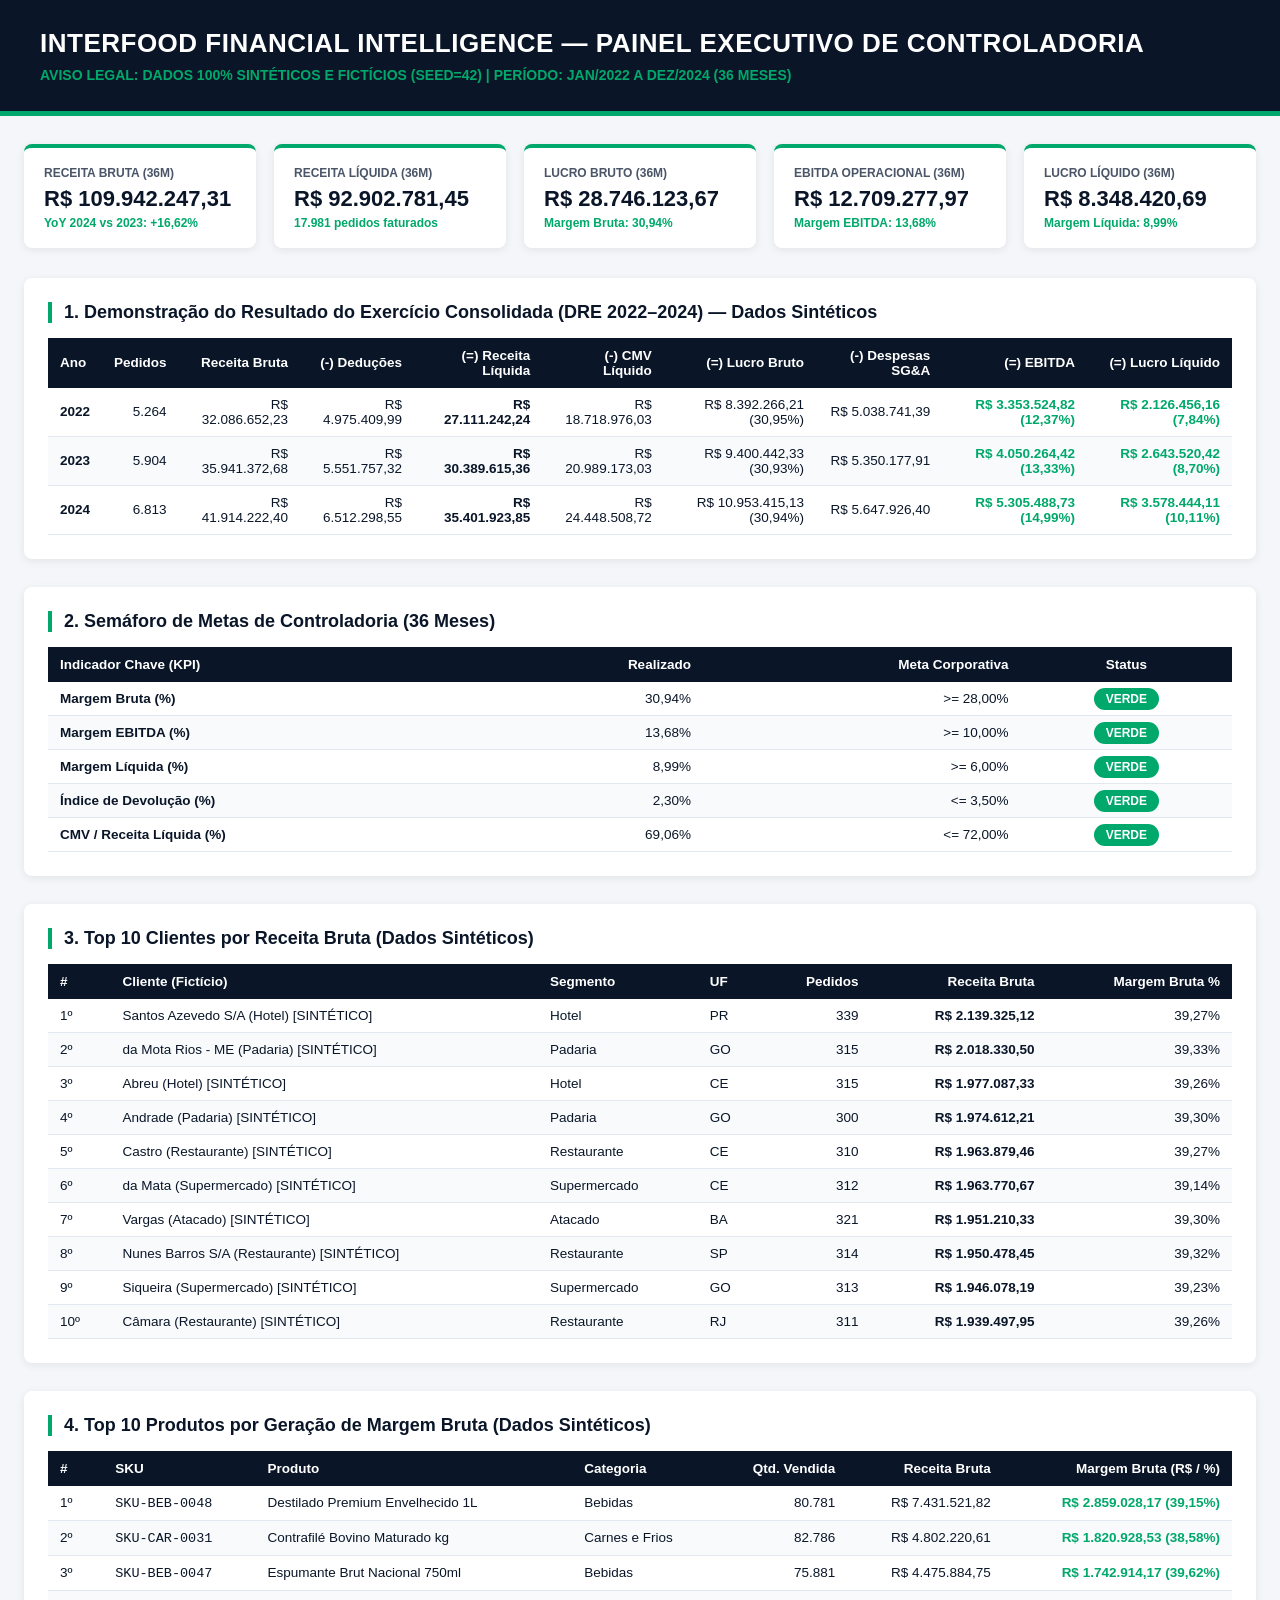
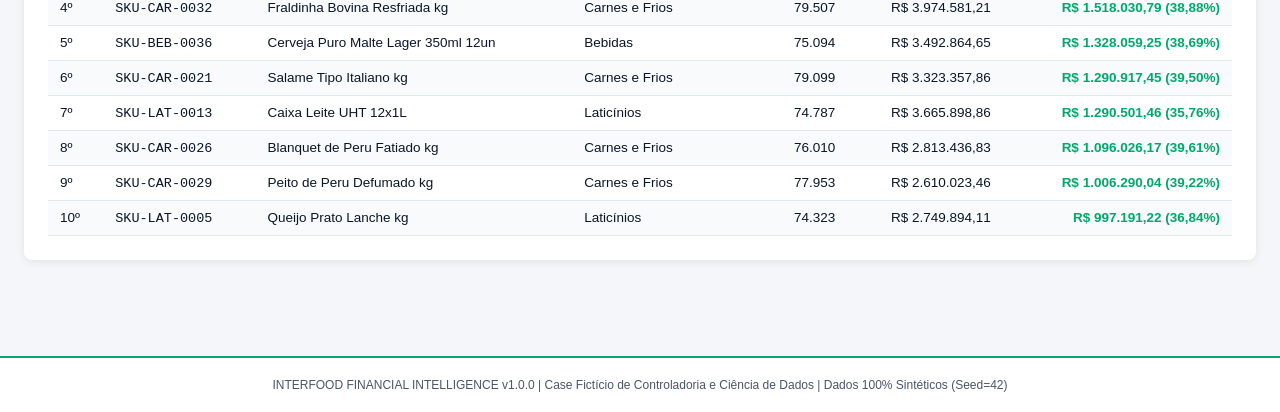
<file: docs/relatorio_estatico_original.html>
<!DOCTYPE html>
<html lang="pt-BR">
<head>
    <meta charset="UTF-8">
    <title>INTERFOOD FINANCIAL INTELLIGENCE — Relatório Executivo (Dados Sintéticos)</title>
    <style>
        body {
            font-family: 'Segoe UI', Roboto, Helvetica, Arial, sans-serif;
            background-color: #F4F6F9;
            color: #0A1628;
            margin: 0;
            padding: 0;
        }
        header {
            background-color: #0A1628;
            color: #FFFFFF;
            padding: 28px 40px;
            border-bottom: 5px solid #00A86B;
        }
        header h1 {
            margin: 0;
            font-size: 26px;
            letter-spacing: 0.5px;
        }
        header p {
            margin: 8px 0 0 0;
            color: #00A86B;
            font-weight: 600;
            font-size: 14px;
        }
        .container {
            max-width: 1280px;
            margin: 28px auto;
            padding: 0 24px 40px 24px;
        }
        .kpi-grid {
            display: grid;
            grid-template-columns: repeat(auto-fit, minmax(220px, 1fr));
            gap: 18px;
            margin-bottom: 30px;
        }
        .kpi-card {
            background: #FFFFFF;
            border-top: 4px solid #00A86B;
            border-radius: 8px;
            padding: 18px 20px;
            box-shadow: 0 2px 8px rgba(10, 22, 40, 0.08);
        }
        .kpi-card .label {
            font-size: 12px;
            text-transform: uppercase;
            color: #4A5568;
            font-weight: 700;
        }
        .kpi-card .value {
            font-size: 22px;
            font-weight: 800;
            color: #0A1628;
            margin-top: 6px;
        }
        .kpi-card .sub {
            font-size: 12px;
            color: #00A86B;
            font-weight: 600;
            margin-top: 4px;
        }
        .section-card {
            background: #FFFFFF;
            border-radius: 8px;
            padding: 24px;
            margin-bottom: 28px;
            box-shadow: 0 2px 8px rgba(10, 22, 40, 0.08);
        }
        .section-card h2 {
            margin-top: 0;
            font-size: 18px;
            color: #0A1628;
            border-left: 4px solid #00A86B;
            padding-left: 12px;
        }
        table {
            width: 100%;
            border-collapse: collapse;
            font-size: 13.5px;
            margin-top: 12px;
        }
        th {
            background-color: #0A1628;
            color: #FFFFFF;
            text-align: left;
            padding: 10px 12px;
            font-weight: 600;
        }
        td {
            padding: 9px 12px;
            border-bottom: 1px solid #E2E8F0;
        }
        tr:nth-child(even) {
            background-color: #F8FAFC;
        }
        .num {
            text-align: right;
            font-variant-numeric: tabular-nums;
        }
        .highlight {
            color: #00A86B;
            font-weight: 700;
        }
        footer {
            text-align: center;
            padding: 20px;
            font-size: 12px;
            color: #4A5568;
            background: #FFFFFF;
            border-top: 2px solid #00A86B;
        }
    </style>
</head>
<body>
    <header>
        <h1>INTERFOOD FINANCIAL INTELLIGENCE — PAINEL EXECUTIVO DE CONTROLADORIA</h1>
        <p>AVISO LEGAL: DADOS 100% SINTÉTICOS E FICTÍCIOS (SEED=42) | PERÍODO: JAN/2022 A DEZ/2024 (36 MESES)</p>
    </header>
    <div class="container">
        <div class="kpi-grid">
            <div class="kpi-card">
                <div class="label">Receita Bruta (36M)</div>
                <div class="value">R$ 109.942.247,31</div>
                <div class="sub">YoY 2024 vs 2023: +16,62%</div>
            </div>
            <div class="kpi-card">
                <div class="label">Receita Líquida (36M)</div>
                <div class="value">R$ 92.902.781,45</div>
                <div class="sub">17.981 pedidos faturados</div>
            </div>
            <div class="kpi-card">
                <div class="label">Lucro Bruto (36M)</div>
                <div class="value">R$ 28.746.123,67</div>
                <div class="sub">Margem Bruta: 30,94%</div>
            </div>
            <div class="kpi-card">
                <div class="label">EBITDA Operacional (36M)</div>
                <div class="value">R$ 12.709.277,97</div>
                <div class="sub">Margem EBITDA: 13,68%</div>
            </div>
            <div class="kpi-card">
                <div class="label">Lucro Líquido (36M)</div>
                <div class="value">R$ 8.348.420,69</div>
                <div class="sub">Margem Líquida: 8,99%</div>
            </div>
        </div>

        <div class="section-card">
            <h2>1. Demonstração do Resultado do Exercício Consolidada (DRE 2022–2024) — Dados Sintéticos</h2>
            <table>
                <thead>
                    <tr>
                        <th>Ano</th>
                        <th class="num">Pedidos</th>
                        <th class="num">Receita Bruta</th>
                        <th class="num">(-) Deduções</th>
                        <th class="num">(=) Receita Líquida</th>
                        <th class="num">(-) CMV Líquido</th>
                        <th class="num">(=) Lucro Bruto</th>
                        <th class="num">(-) Despesas SG&A</th>
                        <th class="num">(=) EBITDA</th>
                        <th class="num">(=) Lucro Líquido</th>
                    </tr>
                </thead>
                <tbody>
                    
        <tr>
            <td><strong>2022</strong></td>
            <td class="num">5.264</td>
            <td class="num">R$ 32.086.652,23</td>
            <td class="num">R$ 4.975.409,99</td>
            <td class="num"><strong>R$ 27.111.242,24</strong></td>
            <td class="num">R$ 18.718.976,03</td>
            <td class="num">R$ 8.392.266,21 (30,95%)</td>
            <td class="num">R$ 5.038.741,39</td>
            <td class="num highlight">R$ 3.353.524,82 (12,37%)</td>
            <td class="num highlight">R$ 2.126.456,16 (7,84%)</td>
        </tr>
        
        <tr>
            <td><strong>2023</strong></td>
            <td class="num">5.904</td>
            <td class="num">R$ 35.941.372,68</td>
            <td class="num">R$ 5.551.757,32</td>
            <td class="num"><strong>R$ 30.389.615,36</strong></td>
            <td class="num">R$ 20.989.173,03</td>
            <td class="num">R$ 9.400.442,33 (30,93%)</td>
            <td class="num">R$ 5.350.177,91</td>
            <td class="num highlight">R$ 4.050.264,42 (13,33%)</td>
            <td class="num highlight">R$ 2.643.520,42 (8,70%)</td>
        </tr>
        
        <tr>
            <td><strong>2024</strong></td>
            <td class="num">6.813</td>
            <td class="num">R$ 41.914.222,40</td>
            <td class="num">R$ 6.512.298,55</td>
            <td class="num"><strong>R$ 35.401.923,85</strong></td>
            <td class="num">R$ 24.448.508,72</td>
            <td class="num">R$ 10.953.415,13 (30,94%)</td>
            <td class="num">R$ 5.647.926,40</td>
            <td class="num highlight">R$ 5.305.488,73 (14,99%)</td>
            <td class="num highlight">R$ 3.578.444,11 (10,11%)</td>
        </tr>
        
                </tbody>
            </table>
        </div>

        <div class="section-card">
            <h2>2. Semáforo de Metas de Controladoria (36 Meses)</h2>
            <table>
                <thead>
                    <tr>
                        <th>Indicador Chave (KPI)</th>
                        <th class="num">Realizado</th>
                        <th class="num">Meta Corporativa</th>
                        <th style="text-align:center;">Status</th>
                    </tr>
                </thead>
                <tbody>
                    
        <tr>
            <td><strong>Margem Bruta (%)</strong></td>
            <td class="num">30,94%</td>
            <td class="num">>= 28,00%</td>
            <td style="text-align:center;"><span style="background:#00A86B;color:#FFFFFF;padding:4px 12px;border-radius:12px;font-weight:bold;font-size:12px;">VERDE</span></td>
        </tr>
        
        <tr>
            <td><strong>Margem EBITDA (%)</strong></td>
            <td class="num">13,68%</td>
            <td class="num">>= 10,00%</td>
            <td style="text-align:center;"><span style="background:#00A86B;color:#FFFFFF;padding:4px 12px;border-radius:12px;font-weight:bold;font-size:12px;">VERDE</span></td>
        </tr>
        
        <tr>
            <td><strong>Margem Líquida (%)</strong></td>
            <td class="num">8,99%</td>
            <td class="num">>= 6,00%</td>
            <td style="text-align:center;"><span style="background:#00A86B;color:#FFFFFF;padding:4px 12px;border-radius:12px;font-weight:bold;font-size:12px;">VERDE</span></td>
        </tr>
        
        <tr>
            <td><strong>Índice de Devolução (%)</strong></td>
            <td class="num">2,30%</td>
            <td class="num"><= 3,50%</td>
            <td style="text-align:center;"><span style="background:#00A86B;color:#FFFFFF;padding:4px 12px;border-radius:12px;font-weight:bold;font-size:12px;">VERDE</span></td>
        </tr>
        
        <tr>
            <td><strong>CMV / Receita Líquida (%)</strong></td>
            <td class="num">69,06%</td>
            <td class="num"><= 72,00%</td>
            <td style="text-align:center;"><span style="background:#00A86B;color:#FFFFFF;padding:4px 12px;border-radius:12px;font-weight:bold;font-size:12px;">VERDE</span></td>
        </tr>
        
                </tbody>
            </table>
        </div>

        <div class="section-card">
            <h2>3. Top 10 Clientes por Receita Bruta (Dados Sintéticos)</h2>
            <table>
                <thead>
                    <tr>
                        <th>#</th>
                        <th>Cliente (Fictício)</th>
                        <th>Segmento</th>
                        <th>UF</th>
                        <th class="num">Pedidos</th>
                        <th class="num">Receita Bruta</th>
                        <th class="num">Margem Bruta %</th>
                    </tr>
                </thead>
                <tbody>
                    
        <tr>
            <td>1º</td>
            <td>Santos Azevedo S/A (Hotel) [SINTÉTICO]</td>
            <td>Hotel</td>
            <td>PR</td>
            <td class="num">339</td>
            <td class="num"><strong>R$ 2.139.325,12</strong></td>
            <td class="num">39,27%</td>
        </tr>
        
        <tr>
            <td>2º</td>
            <td>da Mota Rios - ME (Padaria) [SINTÉTICO]</td>
            <td>Padaria</td>
            <td>GO</td>
            <td class="num">315</td>
            <td class="num"><strong>R$ 2.018.330,50</strong></td>
            <td class="num">39,33%</td>
        </tr>
        
        <tr>
            <td>3º</td>
            <td>Abreu (Hotel) [SINTÉTICO]</td>
            <td>Hotel</td>
            <td>CE</td>
            <td class="num">315</td>
            <td class="num"><strong>R$ 1.977.087,33</strong></td>
            <td class="num">39,26%</td>
        </tr>
        
        <tr>
            <td>4º</td>
            <td>Andrade (Padaria) [SINTÉTICO]</td>
            <td>Padaria</td>
            <td>GO</td>
            <td class="num">300</td>
            <td class="num"><strong>R$ 1.974.612,21</strong></td>
            <td class="num">39,30%</td>
        </tr>
        
        <tr>
            <td>5º</td>
            <td>Castro (Restaurante) [SINTÉTICO]</td>
            <td>Restaurante</td>
            <td>CE</td>
            <td class="num">310</td>
            <td class="num"><strong>R$ 1.963.879,46</strong></td>
            <td class="num">39,27%</td>
        </tr>
        
        <tr>
            <td>6º</td>
            <td>da Mata (Supermercado) [SINTÉTICO]</td>
            <td>Supermercado</td>
            <td>CE</td>
            <td class="num">312</td>
            <td class="num"><strong>R$ 1.963.770,67</strong></td>
            <td class="num">39,14%</td>
        </tr>
        
        <tr>
            <td>7º</td>
            <td>Vargas (Atacado) [SINTÉTICO]</td>
            <td>Atacado</td>
            <td>BA</td>
            <td class="num">321</td>
            <td class="num"><strong>R$ 1.951.210,33</strong></td>
            <td class="num">39,30%</td>
        </tr>
        
        <tr>
            <td>8º</td>
            <td>Nunes Barros S/A (Restaurante) [SINTÉTICO]</td>
            <td>Restaurante</td>
            <td>SP</td>
            <td class="num">314</td>
            <td class="num"><strong>R$ 1.950.478,45</strong></td>
            <td class="num">39,32%</td>
        </tr>
        
        <tr>
            <td>9º</td>
            <td>Siqueira (Supermercado) [SINTÉTICO]</td>
            <td>Supermercado</td>
            <td>GO</td>
            <td class="num">313</td>
            <td class="num"><strong>R$ 1.946.078,19</strong></td>
            <td class="num">39,23%</td>
        </tr>
        
        <tr>
            <td>10º</td>
            <td>Câmara (Restaurante) [SINTÉTICO]</td>
            <td>Restaurante</td>
            <td>RJ</td>
            <td class="num">311</td>
            <td class="num"><strong>R$ 1.939.497,95</strong></td>
            <td class="num">39,26%</td>
        </tr>
        
                </tbody>
            </table>
        </div>

        <div class="section-card">
            <h2>4. Top 10 Produtos por Geração de Margem Bruta (Dados Sintéticos)</h2>
            <table>
                <thead>
                    <tr>
                        <th>#</th>
                        <th>SKU</th>
                        <th>Produto</th>
                        <th>Categoria</th>
                        <th class="num">Qtd. Vendida</th>
                        <th class="num">Receita Bruta</th>
                        <th class="num">Margem Bruta (R$ / %)</th>
                    </tr>
                </thead>
                <tbody>
                    
        <tr>
            <td>1º</td>
            <td><code>SKU-BEB-0048</code></td>
            <td>Destilado Premium Envelhecido 1L</td>
            <td>Bebidas</td>
            <td class="num">80.781</td>
            <td class="num">R$ 7.431.521,82</td>
            <td class="num highlight">R$ 2.859.028,17 (39,15%)</td>
        </tr>
        
        <tr>
            <td>2º</td>
            <td><code>SKU-CAR-0031</code></td>
            <td>Contrafilé Bovino Maturado kg</td>
            <td>Carnes e Frios</td>
            <td class="num">82.786</td>
            <td class="num">R$ 4.802.220,61</td>
            <td class="num highlight">R$ 1.820.928,53 (38,58%)</td>
        </tr>
        
        <tr>
            <td>3º</td>
            <td><code>SKU-BEB-0047</code></td>
            <td>Espumante Brut Nacional 750ml</td>
            <td>Bebidas</td>
            <td class="num">75.881</td>
            <td class="num">R$ 4.475.884,75</td>
            <td class="num highlight">R$ 1.742.914,17 (39,62%)</td>
        </tr>
        
        <tr>
            <td>4º</td>
            <td><code>SKU-CAR-0032</code></td>
            <td>Fraldinha Bovina Resfriada kg</td>
            <td>Carnes e Frios</td>
            <td class="num">79.507</td>
            <td class="num">R$ 3.974.581,21</td>
            <td class="num highlight">R$ 1.518.030,79 (38,88%)</td>
        </tr>
        
        <tr>
            <td>5º</td>
            <td><code>SKU-BEB-0036</code></td>
            <td>Cerveja Puro Malte Lager 350ml 12un</td>
            <td>Bebidas</td>
            <td class="num">75.094</td>
            <td class="num">R$ 3.492.864,65</td>
            <td class="num highlight">R$ 1.328.059,25 (38,69%)</td>
        </tr>
        
        <tr>
            <td>6º</td>
            <td><code>SKU-CAR-0021</code></td>
            <td>Salame Tipo Italiano kg</td>
            <td>Carnes e Frios</td>
            <td class="num">79.099</td>
            <td class="num">R$ 3.323.357,86</td>
            <td class="num highlight">R$ 1.290.917,45 (39,50%)</td>
        </tr>
        
        <tr>
            <td>7º</td>
            <td><code>SKU-LAT-0013</code></td>
            <td>Caixa Leite UHT 12x1L</td>
            <td>Laticínios</td>
            <td class="num">74.787</td>
            <td class="num">R$ 3.665.898,86</td>
            <td class="num highlight">R$ 1.290.501,46 (35,76%)</td>
        </tr>
        
        <tr>
            <td>8º</td>
            <td><code>SKU-CAR-0026</code></td>
            <td>Blanquet de Peru Fatiado kg</td>
            <td>Carnes e Frios</td>
            <td class="num">76.010</td>
            <td class="num">R$ 2.813.436,83</td>
            <td class="num highlight">R$ 1.096.026,17 (39,61%)</td>
        </tr>
        
        <tr>
            <td>9º</td>
            <td><code>SKU-CAR-0029</code></td>
            <td>Peito de Peru Defumado kg</td>
            <td>Carnes e Frios</td>
            <td class="num">77.953</td>
            <td class="num">R$ 2.610.023,46</td>
            <td class="num highlight">R$ 1.006.290,04 (39,22%)</td>
        </tr>
        
        <tr>
            <td>10º</td>
            <td><code>SKU-LAT-0005</code></td>
            <td>Queijo Prato Lanche kg</td>
            <td>Laticínios</td>
            <td class="num">74.323</td>
            <td class="num">R$ 2.749.894,11</td>
            <td class="num highlight">R$ 997.191,22 (36,84%)</td>
        </tr>
        
                </tbody>
            </table>
        </div>
    </div>
    <footer>
        INTERFOOD FINANCIAL INTELLIGENCE v1.0.0 | Case Fictício de Controladoria e Ciência de Dados | Dados 100% Sintéticos (Seed=42)
    </footer>
</body>
</html>
</file>
<file: docs/assets/css/dashboard.css>
/* ==========================================================================
   INTERFOOD FINANCIAL INTELLIGENCE — Folha de Estilos Executiva
   Identidade Visual: Azul-Marinho (#0A1628), Branco (#FFFFFF) e Verde (#00A86B)
   ========================================================================== */

:root {
    --if-navy: #0A1628;
    --if-navy-mid: #132847;
    --if-navy-light: #1E3A5F;
    --if-white: #FFFFFF;
    --if-green: #00A86B;
    --if-green-dark: #008554;
    --if-green-soft: #E6F7F0;
    --if-bg: #F1F5F9;
    --if-border: #CBD5E1;
    --if-border-light: #E2E8F0;
    --if-text: #0F172A;
    --if-text-muted: #475569;
    --if-amber: #D97706;
    --if-amber-soft: #FEF3C7;
    --if-red: #DC2626;
    --if-red-soft: #FEE2E2;
    --if-shadow: 0 2px 10px rgba(10, 22, 40, 0.08);
    --if-radius: 8px;
}

* {
    box-sizing: border-box;
}

body {
    margin: 0;
    padding: 0;
    font-family: "Segoe UI", system-ui, -apple-system, BlinkMacSystemFont, Roboto, Arial, sans-serif;
    background-color: var(--if-bg);
    color: var(--if-text);
    line-height: 1.45;
}

/* ─── TOPBAR EXECUTIVA ────────────────────────────────────────────────────── */

.if-topbar {
    background-color: var(--if-navy);
    color: var(--if-white);
    border-bottom: 4px solid var(--if-green);
    padding: 16px 28px;
    display: flex;
    align-items: center;
    justify-content: space-between;
    flex-wrap: wrap;
    gap: 16px;
}

.if-brand {
    display: flex;
    flex-direction: column;
    gap: 4px;
}

.if-brand-title {
    margin: 0;
    font-size: 21px;
    font-weight: 800;
    letter-spacing: 0.4px;
    display: flex;
    align-items: center;
    gap: 10px;
}

.if-brand-dot {
    width: 12px;
    height: 12px;
    border-radius: 50%;
    background-color: var(--if-green);
    display: inline-block;
}

.if-brand-sub {
    margin: 0;
    font-size: 12.5px;
    color: #94A3B8;
    display: flex;
    align-items: center;
    gap: 10px;
    flex-wrap: wrap;
}

.if-synthetic-pill {
    background-color: rgba(0, 168, 107, 0.22);
    border: 1px solid var(--if-green);
    color: #6EE7B7;
    font-weight: 700;
    font-size: 11px;
    padding: 2px 9px;
    border-radius: 999px;
    letter-spacing: 0.3px;
}

.if-topbar-actions {
    display: flex;
    align-items: center;
    gap: 10px;
    flex-wrap: wrap;
}

.if-storage-status {
    font-size: 12px;
    padding: 6px 12px;
    border-radius: 6px;
    background: var(--if-navy-mid);
    border: 1px solid var(--if-navy-light);
    color: #E2E8F0;
    font-weight: 600;
}

.if-storage-status.modified {
    border-color: var(--if-green);
    color: #6EE7B7;
}

/* ─── BOTÕES ──────────────────────────────────────────────────────────────── */

.if-btn {
    cursor: pointer;
    border: none;
    border-radius: 6px;
    padding: 8px 14px;
    font-size: 13px;
    font-weight: 600;
    display: inline-flex;
    align-items: center;
    gap: 6px;
    transition: all 0.15s ease;
    text-decoration: none;
}

.if-btn-green {
    background-color: var(--if-green);
    color: var(--if-white);
}

.if-btn-green:hover {
    background-color: var(--if-green-dark);
}

.if-btn-navy {
    background-color: var(--if-navy);
    color: var(--if-white);
}

.if-btn-navy:hover {
    background-color: var(--if-navy-light);
}

.if-btn-outline {
    background-color: transparent;
    color: var(--if-white);
    border: 1px solid #475569;
}

.if-btn-outline:hover {
    border-color: var(--if-green);
    color: #6EE7B7;
}

.if-btn-outline-dark {
    background-color: var(--if-white);
    color: var(--if-navy);
    border: 1px solid var(--if-border);
}

.if-btn-outline-dark:hover {
    border-color: var(--if-navy);
    background-color: #F8FAFC;
}

.if-btn-danger {
    background-color: var(--if-red);
    color: var(--if-white);
}

.if-btn-danger:hover {
    background-color: #B91C1C;
}

.if-btn-sm {
    padding: 5px 10px;
    font-size: 12px;
}

/* ─── NAVEGAÇÃO DE MÓDULOS ────────────────────────────────────────────────── */

.if-nav-tabs {
    background-color: var(--if-navy-mid);
    padding: 0 28px;
    display: flex;
    gap: 4px;
    overflow-x: auto;
    border-bottom: 1px solid var(--if-navy-light);
}

.if-nav-tab {
    background: transparent;
    color: #CBD5E1;
    border: none;
    border-bottom: 3px solid transparent;
    padding: 13px 18px;
    font-size: 13.5px;
    font-weight: 600;
    cursor: pointer;
    white-space: nowrap;
    transition: all 0.15s ease;
}

.if-nav-tab:hover {
    color: var(--if-white);
    background-color: rgba(255, 255, 255, 0.04);
}

.if-nav-tab.active {
    color: var(--if-white);
    border-bottom-color: var(--if-green);
    background-color: rgba(0, 168, 107, 0.12);
}

/* ─── CONTAINER PRINCIPAL & BARRA DE FILTROS ──────────────────────────────── */

.if-main {
    max-width: 1440px;
    margin: 0 auto;
    padding: 20px 24px 48px 24px;
}

.if-filter-bar {
    background-color: var(--if-white);
    border-radius: var(--if-radius);
    border: 1px solid var(--if-border-light);
    border-left: 5px solid var(--if-navy);
    padding: 16px 20px;
    margin-bottom: 20px;
    box-shadow: var(--if-shadow);
}

.if-filter-header {
    display: flex;
    align-items: center;
    justify-content: space-between;
    margin-bottom: 12px;
    flex-wrap: wrap;
    gap: 8px;
}

.if-filter-title {
    font-size: 13.5px;
    font-weight: 700;
    color: var(--if-navy);
    text-transform: uppercase;
    letter-spacing: 0.4px;
}

.if-filter-summary {
    font-size: 12.5px;
    color: var(--if-text-muted);
    font-weight: 600;
}

.if-filter-grid {
    display: grid;
    grid-template-columns: repeat(auto-fit, minmax(155px, 1fr));
    gap: 12px;
    align-items: end;
}

.if-field {
    display: flex;
    flex-direction: column;
    gap: 4px;
}

.if-field label {
    font-size: 11.5px;
    font-weight: 700;
    color: var(--if-text-muted);
    text-transform: uppercase;
}

.if-field input,
.if-field select {
    height: 36px;
    padding: 6px 10px;
    border: 1px solid var(--if-border);
    border-radius: 6px;
    font-size: 13px;
    color: var(--if-text);
    background-color: var(--if-white);
}

.if-field input:focus,
.if-field select:focus {
    outline: none;
    border-color: var(--if-green);
    box-shadow: 0 0 0 2px rgba(0, 168, 107, 0.18);
}

/* ─── CARDS DE INDICADORES (KPIs) ─────────────────────────────────────────── */

.if-kpi-grid {
    display: grid;
    grid-template-columns: repeat(auto-fit, minmax(235px, 1fr));
    gap: 16px;
    margin-bottom: 22px;
}

.if-kpi-card {
    background-color: var(--if-white);
    border-radius: var(--if-radius);
    border: 1px solid var(--if-border-light);
    border-top: 4px solid var(--if-green);
    padding: 16px 18px;
    box-shadow: var(--if-shadow);
    display: flex;
    flex-direction: column;
    justify-content: space-between;
}

.if-kpi-card.navy-accent {
    border-top-color: var(--if-navy);
}

.if-kpi-label {
    font-size: 11.5px;
    font-weight: 700;
    text-transform: uppercase;
    color: var(--if-text-muted);
    letter-spacing: 0.3px;
}

.if-kpi-value {
    font-size: 22px;
    font-weight: 800;
    color: var(--if-navy);
    margin: 6px 0 4px 0;
    font-variant-numeric: tabular-nums;
}

.if-kpi-sub {
    font-size: 12px;
    font-weight: 600;
    color: var(--if-green-dark);
    display: flex;
    align-items: center;
    justify-content: space-between;
    gap: 6px;
}

/* ─── SEÇÕES, PAINEIS E GRIDS ─────────────────────────────────────────────── */

.if-module-view {
    display: none;
}

.if-module-view.active {
    display: block;
}

.if-grid-2 {
    display: grid;
    grid-template-columns: 1.35fr 1fr;
    gap: 20px;
    margin-bottom: 20px;
}

.if-grid-equal {
    display: grid;
    grid-template-columns: 1fr 1fr;
    gap: 20px;
    margin-bottom: 20px;
}

.if-panel {
    background-color: var(--if-white);
    border-radius: var(--if-radius);
    border: 1px solid var(--if-border-light);
    padding: 20px 22px;
    margin-bottom: 20px;
    box-shadow: var(--if-shadow);
}

.if-panel-header {
    display: flex;
    align-items: center;
    justify-content: space-between;
    gap: 12px;
    margin-bottom: 14px;
    flex-wrap: wrap;
}

.if-panel-title {
    margin: 0;
    font-size: 16px;
    font-weight: 700;
    color: var(--if-navy);
    border-left: 4px solid var(--if-green);
    padding-left: 10px;
}

/* ─── TABELAS EXECUTIVAS ──────────────────────────────────────────────────── */

.if-table-wrap {
    width: 100%;
    overflow-x: auto;
}

.if-table {
    width: 100%;
    border-collapse: collapse;
    font-size: 13px;
}

.if-table th {
    background-color: var(--if-navy);
    color: var(--if-white);
    padding: 10px 12px;
    text-align: left;
    font-weight: 600;
    white-space: nowrap;
}

.if-table td {
    padding: 9px 12px;
    border-bottom: 1px solid var(--if-border-light);
    vertical-align: middle;
}

.if-table tbody tr:nth-child(even) {
    background-color: #F8FAFC;
}

.if-table tbody tr:hover {
    background-color: #EFF6FF;
}

.if-table .num {
    text-align: right;
    font-variant-numeric: tabular-nums;
}

.if-table tr.dre-subtotal td {
    background-color: #E2E8F0;
    font-weight: 700;
    color: var(--if-navy);
}

.if-table tr.dre-total td {
    background-color: var(--if-navy);
    color: var(--if-white);
    font-weight: 800;
}

/* ─── SEMÁFORO E BADGES ───────────────────────────────────────────────────── */

.if-badge {
    display: inline-block;
    padding: 3px 10px;
    border-radius: 999px;
    font-size: 11.5px;
    font-weight: 700;
    text-align: center;
}

.if-badge-VERDE {
    background-color: var(--if-green);
    color: var(--if-white);
}

.if-badge-AMARELO {
    background-color: var(--if-amber);
    color: var(--if-white);
}

.if-badge-VERMELHO {
    background-color: var(--if-red);
    color: var(--if-white);
}

.if-badge-green {
    background-color: var(--if-green-soft);
    color: var(--if-green-dark);
    padding: 2px 8px;
    border-radius: 6px;
    font-size: 11.5px;
    font-weight: 700;
}

/* ─── GRÁFICOS SVG E BARRAS HORIZONTAIS ───────────────────────────────────── */

.if-svg-chart {
    width: 100%;
    height: auto;
    display: block;
}

.if-svg-interactive {
    cursor: pointer;
    transition: opacity 0.15s ease;
}

.if-svg-interactive:hover {
    opacity: 0.78;
}

.if-chart-tooltip {
    position: absolute;
    z-index: 10000;
    background-color: rgba(10, 22, 40, 0.96);
    color: var(--if-white);
    border: 1px solid var(--if-green);
    border-radius: 6px;
    padding: 9px 12px;
    font-size: 12px;
    line-height: 1.45;
    pointer-events: none;
    box-shadow: 0 4px 14px rgba(0, 0, 0, 0.25);
    max-width: 300px;
}

.if-horiz-bars {
    display: flex;
    flex-direction: column;
    gap: 12px;
}

.if-hbar-row {
    padding: 8px 10px;
    border-radius: 6px;
    border: 1px solid var(--if-border-light);
    background: #F8FAFC;
}

.if-hbar-header {
    display: flex;
    justify-content: space-between;
    align-items: center;
    font-size: 13px;
    margin-bottom: 6px;
}

.if-hbar-title {
    font-weight: 700;
    color: var(--if-navy);
    display: flex;
    align-items: center;
    gap: 6px;
}

.if-dot {
    width: 10px;
    height: 10px;
    border-radius: 50%;
    display: inline-block;
}

.if-hbar-track {
    height: 10px;
    background-color: #E2E8F0;
    border-radius: 999px;
    position: relative;
    overflow: hidden;
    margin-bottom: 5px;
}

.if-hbar-fill-rec {
    height: 100%;
    border-radius: 999px;
}

.if-hbar-fill-marg {
    position: absolute;
    top: 0;
    left: 0;
    height: 100%;
    border-radius: 999px;
}

.if-hbar-sub {
    display: flex;
    justify-content: space-between;
    font-size: 11.5px;
    color: var(--if-text-muted);
}

/* ─── GESTÃO DE DADOS (EDIÇÃO, PERSISTÊNCIA E VALIDAÇÃO) ──────────────────── */

.if-local-notice {
    background-color: #EFF6FF;
    border: 1px solid #BFDBFE;
    border-left: 5px solid var(--if-navy);
    border-radius: var(--if-radius);
    padding: 14px 18px;
    margin-bottom: 18px;
    display: flex;
    align-items: center;
    justify-content: space-between;
    flex-wrap: wrap;
    gap: 12px;
    font-size: 13px;
}

.if-subtabs {
    display: flex;
    gap: 8px;
    margin-bottom: 16px;
    flex-wrap: wrap;
}

.if-subtab {
    padding: 8px 16px;
    border-radius: 6px;
    border: 1px solid var(--if-border);
    background: var(--if-white);
    color: var(--if-navy);
    font-weight: 700;
    font-size: 13px;
    cursor: pointer;
}

.if-subtab.active {
    background: var(--if-navy);
    color: var(--if-white);
    border-color: var(--if-navy);
}

.if-edit-input {
    width: 100%;
    min-width: 90px;
    padding: 5px 8px;
    border: 1px solid var(--if-border);
    border-radius: 4px;
    font-size: 12.5px;
    font-family: inherit;
}

.if-edit-input.num {
    text-align: right;
}

.if-edit-input:focus {
    outline: none;
    border-color: var(--if-green);
    background-color: #F0FDF4;
}

.if-toast-container {
    position: fixed;
    bottom: 24px;
    right: 24px;
    z-index: 10050;
    display: flex;
    flex-direction: column;
    gap: 10px;
    max-width: 420px;
}

.if-toast {
    padding: 13px 18px;
    border-radius: 8px;
    color: var(--if-white);
    font-size: 13px;
    font-weight: 600;
    box-shadow: 0 6px 20px rgba(0, 0, 0, 0.22);
    display: flex;
    align-items: center;
    justify-content: space-between;
    gap: 12px;
}

.if-toast.success {
    background-color: var(--if-navy);
    border-left: 5px solid var(--if-green);
}

.if-toast.error {
    background-color: #7F1D1D;
    border-left: 5px solid var(--if-red);
}

/* ─── MODAL DE CONFIRMAÇÃO ────────────────────────────────────────────────── */

.if-modal-backdrop {
    position: fixed;
    inset: 0;
    background: rgba(10, 22, 40, 0.65);
    z-index: 10020;
    display: none;
    align-items: center;
    justify-content: center;
    padding: 20px;
}

.if-modal-backdrop.active {
    display: flex;
}

.if-modal {
    background: var(--if-white);
    border-radius: 10px;
    border-top: 5px solid var(--if-navy);
    max-width: 480px;
    width: 100%;
    padding: 24px;
    box-shadow: 0 12px 32px rgba(0, 0, 0, 0.3);
}

/* ─── MODO DE APRESENTAÇÃO EXECUTIVA (BOARDROOM MODE) ─────────────────────── */

.if-presentation-overlay {
    position: fixed;
    inset: 0;
    z-index: 10010;
    background-color: var(--if-navy);
    color: var(--if-white);
    display: none;
    flex-direction: column;
    overflow-y: auto;
}

.if-presentation-overlay.active {
    display: flex;
}

.if-pres-header {
    padding: 18px 36px;
    background-color: #060E1A;
    border-bottom: 3px solid var(--if-green);
    display: flex;
    align-items: center;
    justify-content: space-between;
    flex-wrap: wrap;
    gap: 14px;
}

.if-pres-body {
    flex: 1;
    max-width: 1400px;
    width: 100%;
    margin: 0 auto;
    padding: 28px 36px;
    display: flex;
    flex-direction: column;
    justify-content: center;
}

.if-pres-slide-title {
    font-size: 26px;
    font-weight: 800;
    color: var(--if-white);
    margin: 0 0 6px 0;
    border-left: 5px solid var(--if-green);
    padding-left: 14px;
}

.if-pres-slide-sub {
    font-size: 14px;
    color: #94A3B8;
    margin: 0 0 24px 19px;
}

.if-pres-kpi-grid {
    display: grid;
    grid-template-columns: repeat(auto-fit, minmax(260px, 1fr));
    gap: 20px;
    margin-bottom: 28px;
}

.if-pres-kpi-card {
    background: var(--if-navy-mid);
    border: 1px solid var(--if-navy-light);
    border-top: 4px solid var(--if-green);
    border-radius: 10px;
    padding: 22px 24px;
}

.if-pres-kpi-card .label {
    font-size: 13px;
    color: #94A3B8;
    text-transform: uppercase;
    font-weight: 700;
}

.if-pres-kpi-card .value {
    font-size: 30px;
    font-weight: 800;
    color: var(--if-white);
    margin: 10px 0 6px 0;
}

.if-pres-kpi-card .sub {
    font-size: 13.5px;
    color: #6EE7B7;
    font-weight: 600;
}

.if-pres-chart-box {
    background: var(--if-white);
    color: var(--if-text);
    border-radius: 10px;
    padding: 24px;
}

.if-pres-footer {
    padding: 14px 36px;
    background-color: #060E1A;
    border-top: 1px solid var(--if-navy-light);
    display: flex;
    align-items: center;
    justify-content: space-between;
    font-size: 13px;
    color: #94A3B8;
}

/* ─── RESPONSIVIDADE ──────────────────────────────────────────────────────── */

@media (max-width: 1024px) {
    .if-grid-2,
    .if-grid-equal {
        grid-template-columns: 1fr;
    }
}

@media (max-width: 768px) {
    .if-topbar {
        padding: 14px 16px;
    }
    .if-nav-tabs {
        padding: 0 12px;
    }
    .if-main {
        padding: 14px 12px 36px 12px;
    }
    .if-filter-grid {
        grid-template-columns: 1fr 1fr;
    }
    .if-pres-header,
    .if-pres-body,
    .if-pres-footer {
        padding-left: 16px;
        padding-right: 16px;
    }
}

@media (max-width: 480px) {
    .if-filter-grid {
        grid-template-columns: 1fr;
    }
    .if-kpi-grid {
        grid-template-columns: 1fr;
    }
}
</file>
